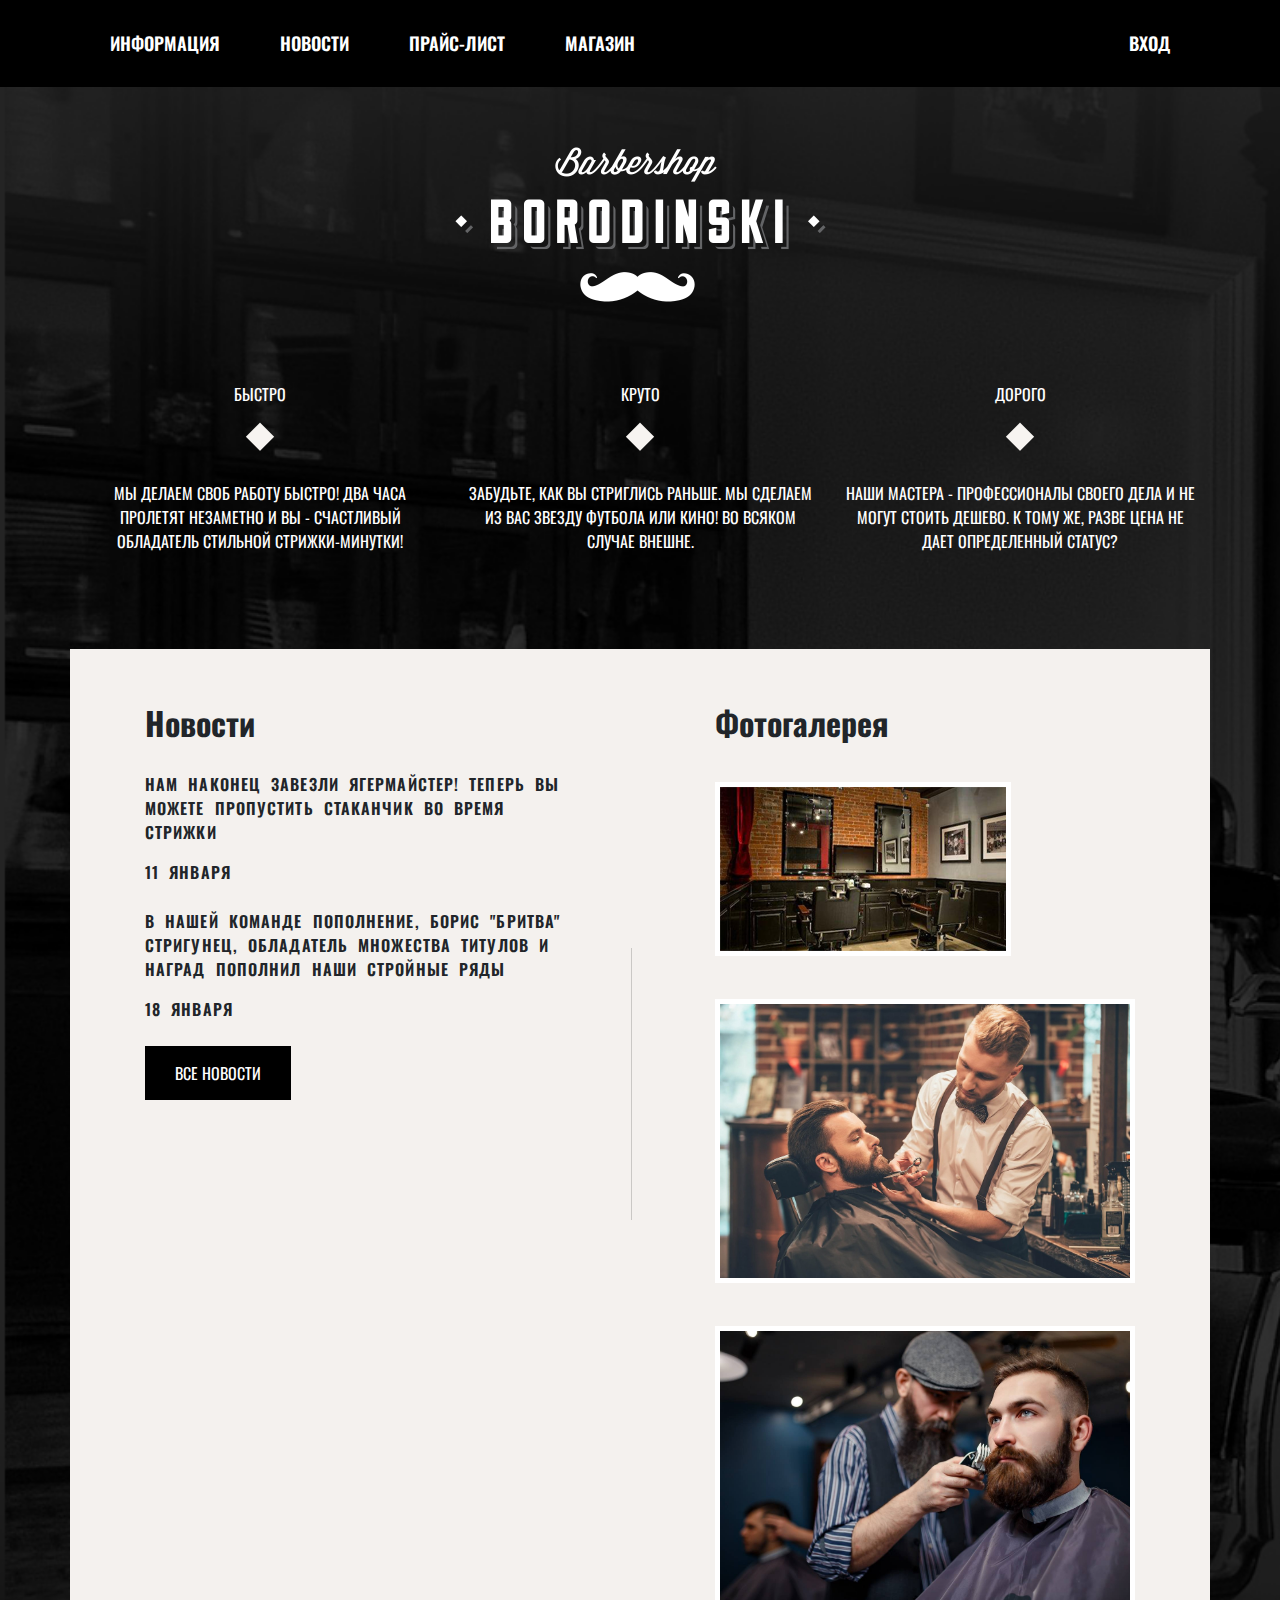
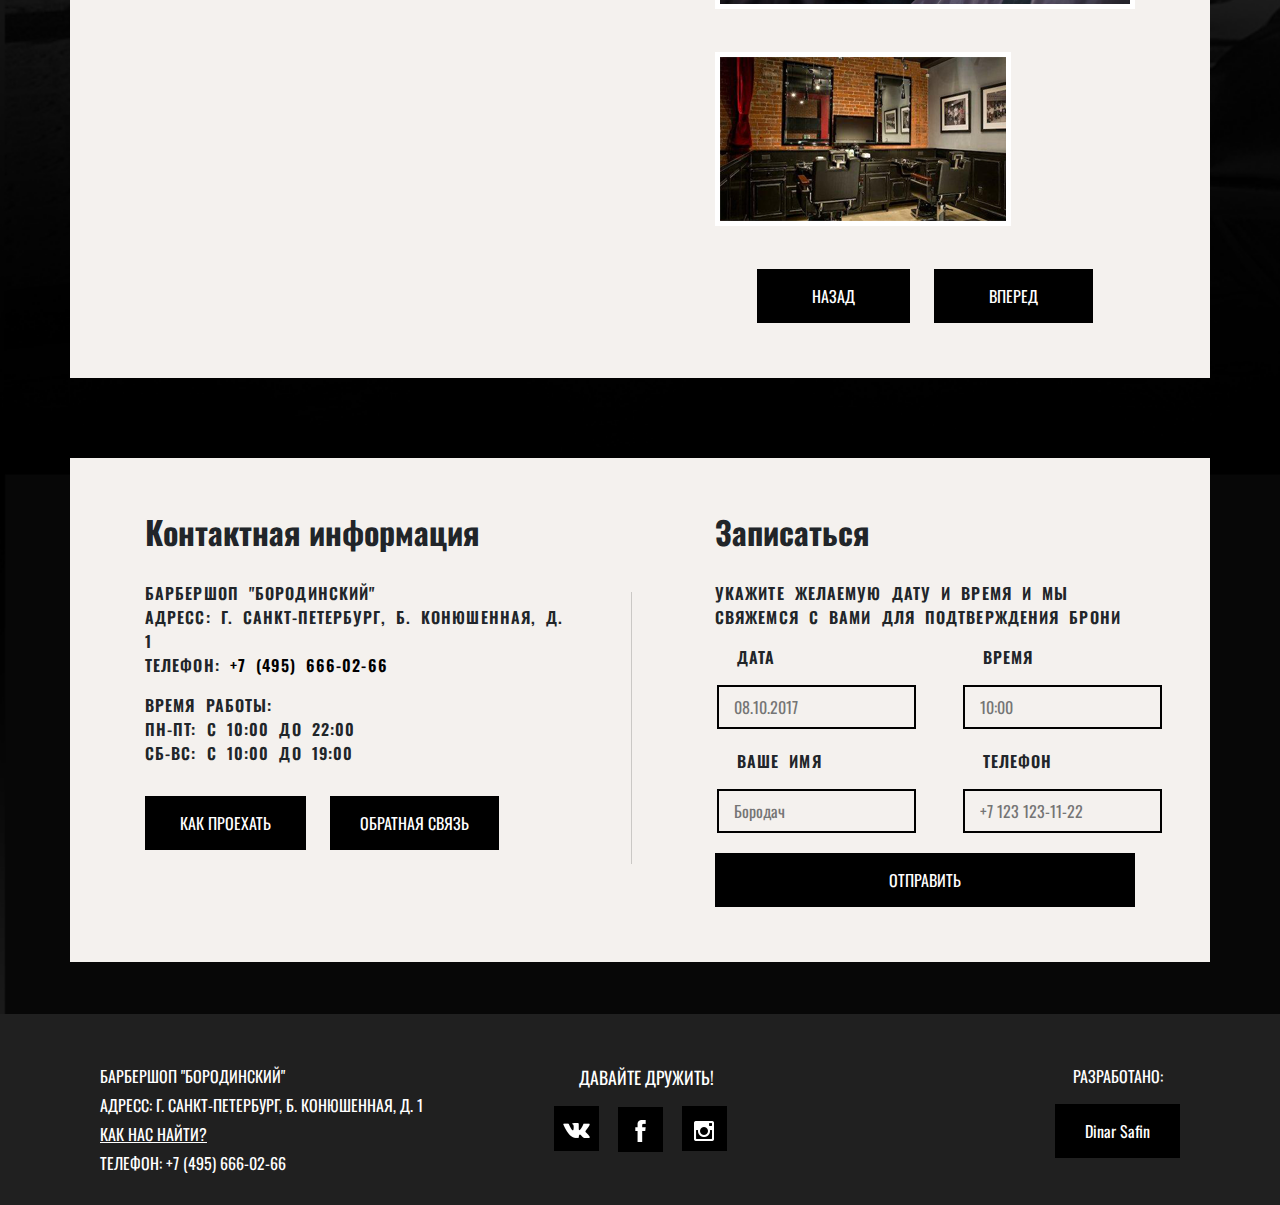
<file: index.html>
<!DOCTYPE html>
<html lang="ru">
<head>
	<meta charset="UTF-8">
	<meta name="viewport" content="width=device-width, initial-scale=1" />
	<title>Barbershop Borodinski</title>
	<link rel="icon" href="img/favicon.ico" type="image/x-icon">
	<link rel="stylesheet" href="https://stackpath.bootstrapcdn.com/bootstrap/4.4.1/css/bootstrap.min.css" integrity="sha384-Vkoo8x4CGsO3+Hhxv8T/Q5PaXtkKtu6ug5TOeNV6gBiFeWPGFN9MuhOf23Q9Ifjh" crossorigin="anonymous">
	<link href="https://fonts.googleapis.com/css?family=Oswald&display=swap" rel="stylesheet">
	<link rel="stylesheet" href="slider/assets/owl.carousel.css">
	<link rel="stylesheet" href="slider/assets/owl.theme.default.css">
	<link rel="stylesheet" href="css/style.css">
	<link rel="stylesheet" href="css/media.css">
</head>
<body>
	<div class="bg-header">
		<div class="container header-nav">
			<header class="d-flex menu-main">
				<nav class="main-navigation">
					<a href="info.html">Информация</a>
					<a href="news.html">Новости</a>
					<a href="price-list.html">Прайс-лист</a>
					<a href="shop.html">Магазин</a>
				</nav>
				<div class="login">
					<a href="#" onmousedown="loginOpen()">Вход</a>
				</div>
			</header>
		</div>
	</div>
	<div class="container main-info">
		<div class="row justify-content-center">
			<img class="logo" src="img/main-logo.png" alt="">
		</div>
		<div class="row">
			<div class="privilege col-md-4 col-sm-4">
				<p class="privilege__text">Быстро</p>
				<img src="img/icon-1.png" alt="">
				<p>Мы делаем своб работу быстро! Два часа пролетят незаметно и вы - счастливый обладатель стильной стрижки-минутки!</p>
			</div>
			<div class="privilege col-md-4 col-sm-4">
				<p class="privilege__text">Круто</p>
				<img src="img/icon-1.png" alt="">
				<p>Забудьте, как вы стриглись раньше. Мы сделаем из вас звезду футбола или кино! Во всяком случае внешне.</p>
			</div>
			<div class="privilege col-md-4 col-sm-4">
				<p class="privilege__text">Дорого</p>
				<img src="img/icon-1.png" alt="">
				<p>Наши мастера - профессионалы своего дела и не могут стоить дешево. К тому же, разве цена не дает определенный статус?</p>
			</div>
		</div>

		<div class="row main-content-block justify-content-center">
			<div class="main-content col-md-6">
				<h2>Новости</h2>
				<p>Нам наконец завезли ягермайстер! Теперь вы можете пропустить стаканчик во время стрижки</p>
				<p class="main-content__data">11 января</p>
				<p>В нашей команде пополнение, Борис "Бритва" Стригунец, обладатель множества титулов и наград пополнил наши стройные ряды</p>
				<p class="main-content__data">18 января</p>
				<a href="news.html"><button class="hover-btn">ВСЕ НОВОСТИ</button></a>
			</div>
			<div class="main-content col-md-6">
				<div class="main-content_wrap">
					<h2>Фотогалерея</h2>
					<div class="owl-carousel owl-loaded owl-theme">
						<div class="owl-stage-outer">
							<div class="owl-stage">
								<div class="owl-item">
									<img width="80%" src="img/photo-1.png" alt="">
								</div>
								<div class="owl-item">
									<img width="80%" src="img/photo-2.png" alt="">
								</div>
								<div class="owl-item">
									<img width="80%" src="img/photo-3.png" alt="">
								</div>
								<div class="owl-item">
									<img width="80%" src="img/photo-4.png" alt="">
								</div>
							</div>
						</div>
						<div class="owl-nav">
							<button class="prev hover-btn">НАЗАД</button>
							<button class="next hover-btn">ВПЕРЕД</button>
						</div>
					</div>
				</div>
			</div>
		</div>

		<div class="row main-content-block justify-content-center">
			<div class="main-content main-content-btn col-md-6">
				<h2>Контактная информация</h2>
				<p>Барбершоп "Бородинский"<br>Адресс: г. Санкт-Петербург, Б. Конюшенная, д. 1<br>Телефон: <a href="tel:71231231232">+7 (495) 666-02-66</a></p>
				<p>Время работы:<br>ПН-ПТ: С 10:00 до 22:00<br>СБ-ВС: с 10:00 до 19:00</p>
				<button onmousedown="mapOpen()" class="hover-btn">КАК ПРОЕХАТЬ</button>
				<button onmousedown="feedbackOpen()" class="hover-btn">ОБРАТНАЯ СВЯЗЬ</button>
			</div>
			<div class="main-content col-md-6">
				<div class="main-content_wrap">
					<h2>Записаться</h2>
					<p>Укажите желаемую дату и время и мы свяжемся с вами для подтверждения брони</p>
					<div class="main-content__form d-flex">
						<div class="main-content__form-inp col-md-6">
							<p>Дата</p>
							<input type="text" placeholder="08.10.2017" class="hover-input">
						</div>
						<div class="main-content__form-inp col-md-6">
							<p>Время</p>
							<input type="text" placeholder="10:00" class="hover-input">
						</div>
					</div>
					<div class="main-content__form d-flex">
						<div class="main-content__form-inp col-md-6">
							<p>Ваше имя</p>
						<input type="text" placeholder="Бородач" class="hover-input">
						</div>
						<div class="main-content__form-inp col-md-6">
							<p>Телефон</p>
						<input id="main-form" value="" type="text" placeholder="+7 123 123-11-22" class="hover-input">
						</div>
					</div>
					<button class="col-md-12 hover-btn btn-form" onmousedown="formMessage()">ОТПРАВИТЬ</button>
					<p id=formMessageFalse>Заполните все поля!</p>
					<p id=formMessage>Вы успешно записались :)</p>
				</div>
			</div>
		</div>
	</div>
	<footer>
		<div class="container d-flex justify-content-between">
			<div class="footer-info col-4">
				<p>Барбершоп "Бородинский"</p>
				<p>Адресс: г. Санкт-Петербург, Б. Конюшенная, д. 1</p>
				<p><a href="#" style="text-decoration: underline;">Как нас найти?</a></p>
				<p>Телефон: <a href="tel:71231231232">+7 (495) 666-02-66</a></p>
			</div>
			<div class="footer-social col-4">
				<p>Давайте дружить!</p>
				<div class="footer-social__btn">
					<button class="hover-btn"><a href="https://vk.com/tommy0561"><img src="img/vk.png" alt=""></a></button>
					<button class="hover-btn"><img src="img/facebook.png" alt=""></button>
					<button class="hover-btn"><img src="img/instagram.png" alt=""></button>
				</div>
			</div>
			<div class="footer-dev col-4">
				<p>Разработано:</p>
				<a href="https://vk.com/tommy0561" target="blank">
					<button class="hover-btn">Dinar Safin</button>
				</a>
			</div>
		</div>
	</footer>
	<!-- Карта -->
	<div class="main-map container" id=main-map>
		<div class="main-map__wrap">
			<div onmousedown="mapClose()">
				<span class="close1"></span>
				<span class="close2"></span>
			</div>
			<script type="text/javascript" charset="utf-8" src="https://api-maps.yandex.ru/services/constructor/1.0/js/?um=constructor%3A52f35ed92759d382c9b9aa1a0825c9f1d8407e477e57eef9d628277e2e54d9da&amp&width=100%&height=80vh&lang=ru_UA&sourceType=constructor"></script>
		</div>
	</div>
	<!-- Обратная связь -->
	<div class="container main-feedback" id="main-feedback">
		<div class="main-feedback__wrap col-lg-4 col-md-4 col-xs-5 col-sm-5 col-6">
			<div onmousedown="feedbackClose()">
				<span class="close3"></span>
				<span class="close4"></span>
			</div>
			<h2>Обратная связь</h2>
			<p>Ваше имя:</p>
			<input type="text" placeholder="Введите имя" id="form-name">
			<p>Ваше E-mail адресс:</p>
			<input type="text" placeholder="Введите E-mail" id="form-mail">
			<p>Темя сообщения:</p>
			<input type="text" placeholder="Введите имя">
			<p>Сообщение</p>
			<textarea cols="35" rows="5"></textarea><br>
			<button onmousedown="feedbackMessage()" class="hover-btn">Отправить</button>
			<p id="feedbackMessageError">Заполните все поля!</p>
			<p id="feedbackMessage">Ваше сообщение отправлено :)</p>
		</div>
	</div>
	<!-- Вход в личный кабинет -->
	<div class="form-login-wrap" id="form-ligin">
		<div class="form-login">
			<div class="form-login__close" onmousedown="loginClose()" id="form-login__close">
				<span class="close5"></span>
				<span class="close6"></span>
			</div>
			<h2>Личный кабинет</h2>
			<p>Введите пожалуйста свой логин и пароль</p>
			<div class="form-login__inpLog">
				<input type="text" placeholder="ЛОГИН" class="hover-input">
			</div>
			<div class="form-login__inpPass">
				<input type="text" placeholder="ПАРОЛЬ" class="hover-input">
			</div>
			<div class="form-login__text">
				<div class="form-login__text-checkbox">
					<input type="checkbox" class="login-checkbox" id="checkLogin">
					<label for="checkLogin" class="css-label">
						<p>Запомните меня</p>
					</label>	
				</div>
				<a href="#">Я ЗАБЫЛ ПАРОЛЬ!</a>
			</div>
			<button onmousedown="formLogin()">ВОЙТИ</button>
			<p id="formLogin">Просим прощения, но личный кабинет еще в разработке :)</p>
		</div>
	</div>
	<!-- Меню для мобилки -->
	<div id="burger-menu" onmousedown="openMobMenu()">
		<div></div>
		<div></div>
		<div></div>
	</div>
	<div class="mob-menu" id="mob-menu">
		<div class="mob-menu-close" onmousedown="closeMobMenu()">
			<span class="close-mob-menu1"></span>
			<span class="close-mob-menu2"></span>
		</div>
		<nav class="mob-navigation">
			<a href="info.html">Информация</a>
			<a href="news.html">Новости</a>
			<a href="price-list.html">Прайс-лист</a>
			<a href="shop.html">Магазин</a>
		</nav>
		<div class="login">
			<a href="#" onmousedown="loginOpen()">Вход в личный кабинет</a>
		</div>
	</div>
	<script src="https://code.jquery.com/jquery-3.4.1.slim.min.js" integrity="sha384-J6qa4849blE2+poT4WnyKhv5vZF5SrPo0iEjwBvKU7imGFAV0wwj1yYfoRSJoZ+n" crossorigin="anonymous"></script>
	<script src="https://cdn.jsdelivr.net/npm/popper.js@1.16.0/dist/umd/popper.min.js" integrity="sha384-Q6E9RHvbIyZFJoft+2mJbHaEWldlvI9IOYy5n3zV9zzTtmI3UksdQRVvoxMfooAo" crossorigin="anonymous"></script>
	<script src="https://stackpath.bootstrapcdn.com/bootstrap/4.4.1/js/bootstrap.min.js" integrity="sha384-wfSDF2E50Y2D1uUdj0O3uMBJnjuUD4Ih7YwaYd1iqfktj0Uod8GCExl3Og8ifwB6" crossorigin="anonymous"></script>
	<script src="slider/owl.carousel.min.js"></script>
	<script src="js/script.js"></script>
</body>
</html>
</file>
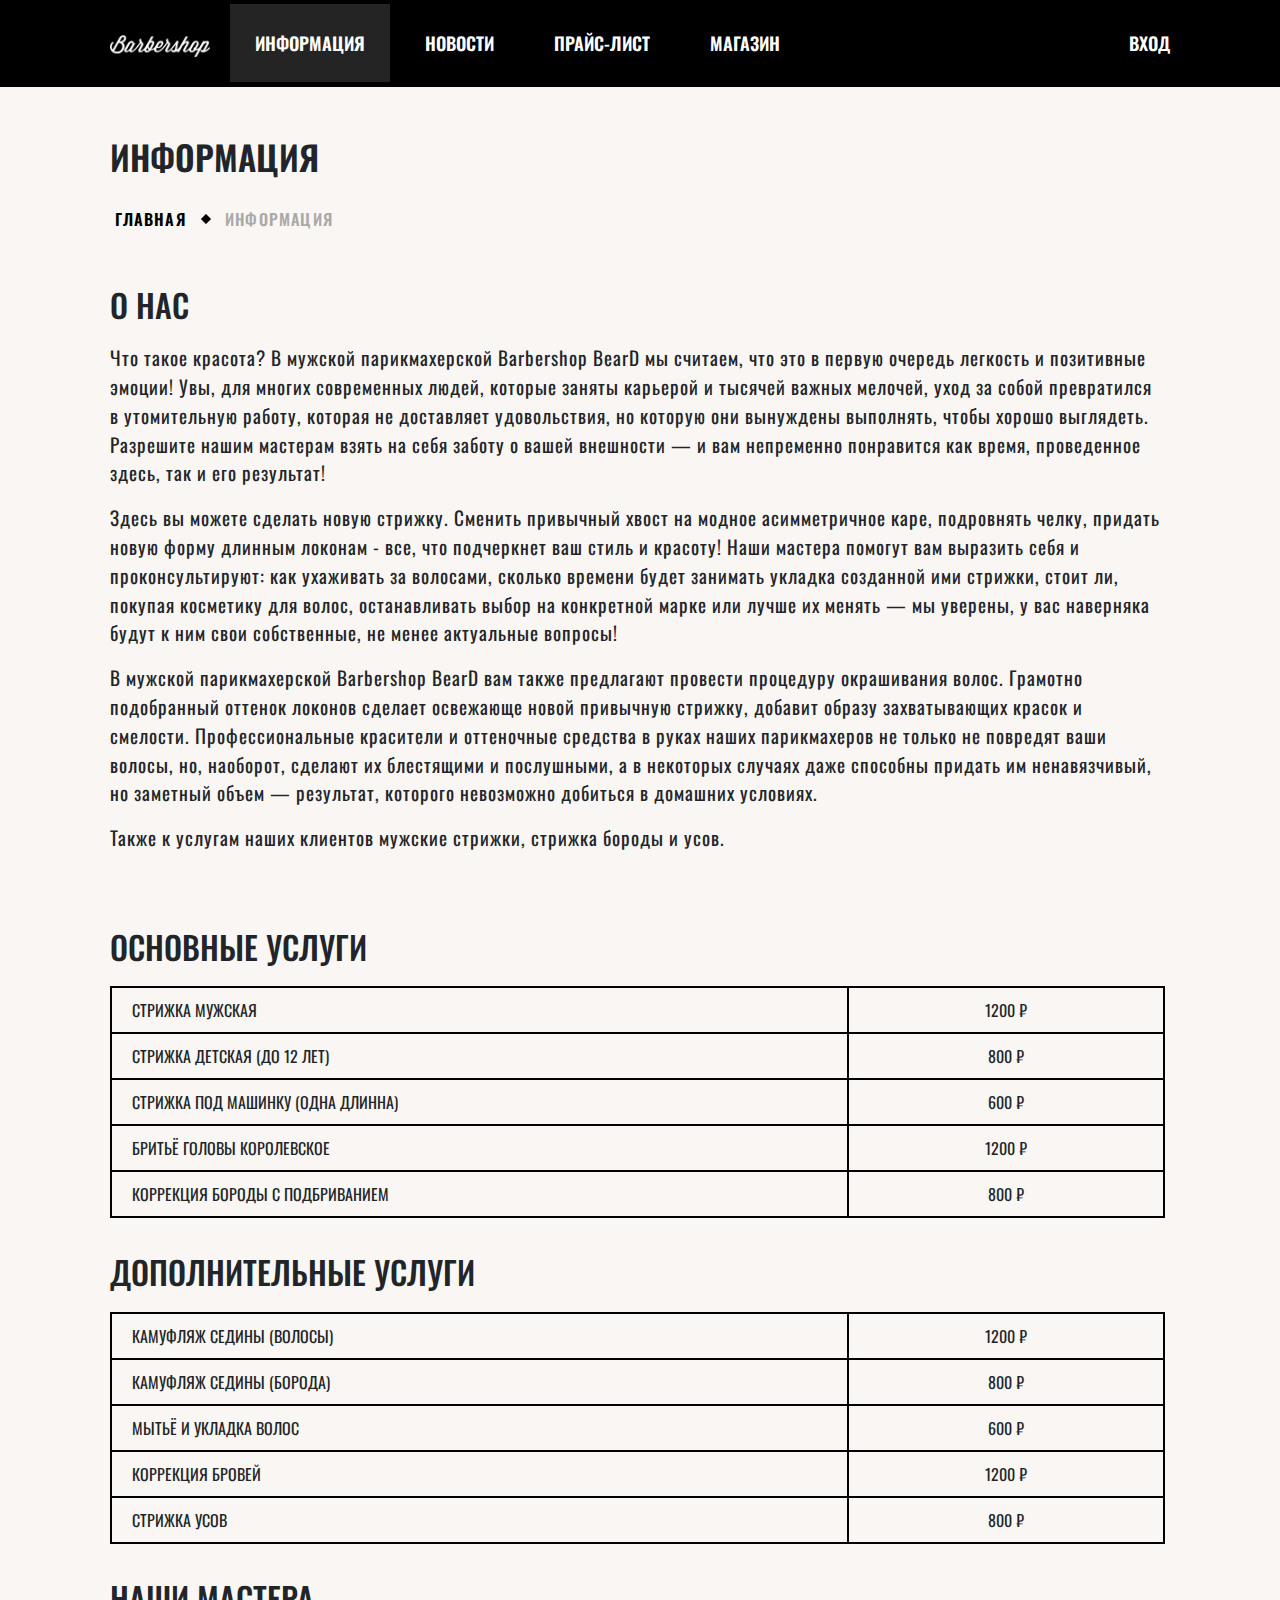
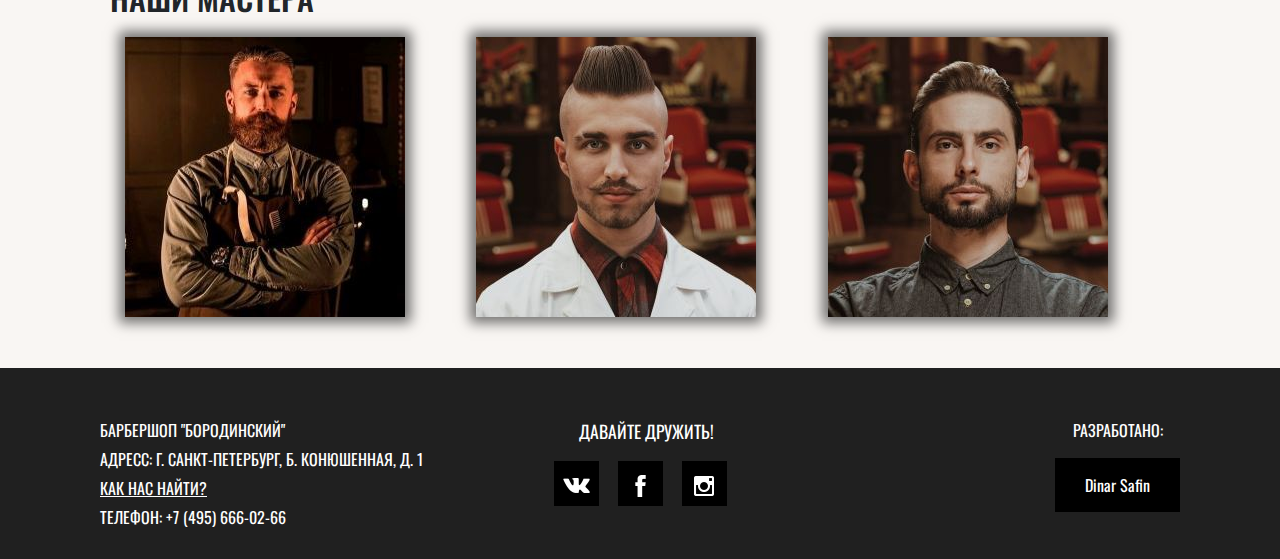
<file: info.html>
<!DOCTYPE html>
<html lang="ru">
<head>
	<meta charset="UTF-8">
	<meta name="viewport" content="width=device-width, initial-scale=1" />
	<title>Информация | О нас</title>
	<link rel="icon" href="img/favicon.ico" type="image/x-icon">
	<link rel="stylesheet" href="https://stackpath.bootstrapcdn.com/bootstrap/4.4.1/css/bootstrap.min.css" integrity="sha384-Vkoo8x4CGsO3+Hhxv8T/Q5PaXtkKtu6ug5TOeNV6gBiFeWPGFN9MuhOf23Q9Ifjh" crossorigin="anonymous">
	<link href="https://fonts.googleapis.com/css?family=Oswald&display=swap" rel="stylesheet">
	<link rel="stylesheet" href="slider/assets/owl.carousel.css">
	<link rel="stylesheet" href="slider/assets/owl.theme.default.css">
	<link rel="stylesheet" href="css/style.css">
	<link rel="stylesheet" href="css/media.css">
</head>
<body>
	<div class="page-bg">
		<div class="bg-header">
			<div class="container header-nav header-s-logo">
				<header class="d-flex">
					<nav class="main-navigation">
						<a class="header-logo" href="index.html"><img src="img/header-logo.png" alt=""></a>
						<a href="info.html" class="active-menu">Информация</a>
						<a href="news.html">Новости</a>
						<a href="price-list.html">Прайс-лист</a>
						<a href="shop.html">Магазин</a>
					</nav>
					<div class="login">
						<a href="#" onmousedown="loginOpen()">Вход</a>
					</div>
				</header>
			</div>
		</div>
		<div class="container shop-main-container">
			<div class="shop-content">
				<!-- Хлебные крошки -->
				<div class="shop-content__header">
					<h1>Информация</h1>
					<nav class="header-navigation">
						<ol>
							<li class="header-navigation__item ol-disabled"><a href="index.html">Главная</a></li>
							<li class="header-navigation__item active" aria-current="page">Информация</li>
						</ol>
					</nav>
				</div>
				<div class="information">
				<h2>О нас</h2>
				<p>Что такое красота? В мужской парикмахерской Barbershop BearD мы считаем, что это в первую очередь легкость и позитивные эмоции! Увы, для многих современных людей, которые заняты карьерой и тысячей важных мелочей, уход за собой превратился в утомительную работу, которая не доставляет удовольствия, но которую они вынуждены выполнять, чтобы хорошо выглядеть. Разрешите нашим мастерам взять на себя заботу о вашей внешности — и вам непременно понравится как время, проведенное здесь, так и его результат!</p>
				<p>	Здесь вы можете сделать новую стрижку. Сменить привычный хвост на модное асимметричное каре, подровнять челку, придать новую форму длинным локонам - все, что подчеркнет ваш стиль и красоту! Наши мастера помогут вам выразить себя и проконсультируют: как ухаживать за волосами, сколько времени будет занимать укладка созданной ими стрижки, стоит ли, покупая косметику для волос, останавливать выбор на конкретной марке или лучше их менять — мы уверены, у вас наверняка будут к ним свои собственные, не менее актуальные вопросы!</p>
				<p>В мужской парикмахерской Barbershop BearD вам также предлагают провести процедуру окрашивания волос. Грамотно подобранный оттенок локонов сделает освежающе новой привычную стрижку, добавит образу захватывающих красок и смелости. Профессиональные красители и оттеночные средства в руках наших парикмахеров не только не повредят ваши волосы, но, наоборот, сделают их блестящими и послушными, а в некоторых случаях даже способны придать им ненавязчивый, но заметный объем — результат, которого невозможно добиться в домашних условиях.</p>
				<p>Также к услугам наших клиентов мужские стрижки, стрижка бороды и усов.</p>
				<br>
				<div class="owl-carousel owl-theme">
				    <div class="item">
						<img src="img/slide-1.jpg" alt="">
				    </div>
				    <div class="item">
						<img src="img/slide-2.jpg" alt="">
				    </div>
				    <div class="item">
						<img src="img/slide-3.jpg" alt="">
				    </div>
				    <div class="item">
						<img src="img/slide-4.jpg" alt="">
				    </div>
				    <div class="item">
						<img src="img/slide-5.jpg" alt="">
				    </div>
				</div>
				<h2>Основные услуги</h2>			
				<div class="info-price">
					<table>
						<tbody>
							<tr>
								<td>СТРИЖКА МУЖСКАЯ</td>
								<td>1200 ₽</td>
							</tr>
							<tr>
								<td>СТРИЖКА ДЕТСКАЯ (ДО 12 ЛЕТ)</td>
								<td>800 ₽</td>
							</tr>
							<tr>
								<td>СТРИЖКА ПОД МАШИНКУ (ОДНА ДЛИННА)</td>
								<td>600 ₽</td>
							</tr>
							<tr>
								<td>БРИТЬЁ ГОЛОВЫ КОРОЛЕВСКОЕ</td>
								<td>1200 ₽</td>
							</tr>
							<tr>
								<td>КОРРЕКЦИЯ БОРОДЫ С ПОДБРИВАНИЕМ</td>
								<td>800 ₽</td>
							</tr>
						</tbody>
					</table>
					<h2>Дополнительные услуги</h2>			
					<div class="info-price">
						<table>
							<tbody>
								<tr>
									<td>КАМУФЛЯЖ СЕДИНЫ (ВОЛОСЫ)</td>
									<td>1200 ₽</td>
								</tr>
								<tr>
									<td>КАМУФЛЯЖ СЕДИНЫ (БОРОДА)</td>
									<td>800 ₽</td>
								</tr>
								<tr>
									<td>МЫТЬЁ И УКЛАДКА ВОЛОС</td>
									<td>600 ₽</td>
								</tr>
								<tr>
									<td>КОРРЕКЦИЯ БРОВЕЙ</td>
									<td>1200 ₽</td>
								</tr>
								<tr>
									<td>СТРИЖКА УСОВ</td>
									<td>800 ₽</td>
								</tr>
							</tbody>
						</table>
					</div>
					<h2>Наши мастера</h2>
					<div class="info-people d-flex">
						<div class="col-lg-4 col-md-3">
							<img class="img-fluid" src="img/barber-1.jpg" alt="">
						</div>
						<div class="col-lg-4 col-md-3">
							<img class="img-fluid" src="img/barber-2.jpg" alt="">
						</div>
						<div class="col-lg-4 col-md-3">
							<img class="img-fluid" src="img/barber-3.jpg" alt="">
						</div>
					</div>
					</div>
				</div>
			</div>
		</div>
	<footer>
		<div class="container d-flex justify-content-between">
			<div class="footer-info col-4">
				<p>Барбершоп "Бородинский"</p>
				<p>Адресс: г. Санкт-Петербург, Б. Конюшенная, д. 1</p>
				<p><a href="#" style="text-decoration: underline;">Как нас найти?</a></p>
				<p>Телефон: <a href="tel:71231231232">+7 (495) 666-02-66</a></p>
			</div>
			<div class="footer-social col-4">
				<p>Давайте дружить!</p>
				<div class="footer-social__btn">
					<button class="hover-btn"><a href="https://vk.com/tommy0561"><img src="img/vk.png" alt=""></a></button>
					<button class="hover-btn"><img src="img/facebook.png" alt=""></button>
					<button class="hover-btn"><img src="img/instagram.png" alt=""></button>
				</div>
			</div>
			<div class="footer-dev col-4">
				<p>Разработано:</p>
				<a href="https://vk.com/tommy0561" target="blank">
					<button class="hover-btn">Dinar Safin</button>
				</a>
			</div>
		</div>
	</footer>
	</div>
	<!-- Вход в личный кабинет -->
	<div class="form-login-wrap" id="form-ligin">
		<div class="form-login">
			<div class="form-login__close" onmousedown="loginClose()" id="form-login__close">
				<span class="close5"></span>
				<span class="close6"></span>
			</div>
			<h2>Личный кабинет</h2>
			<p>Введите пожалуйста свой логин и пароль</p>
			<div class="form-login__inpLog">
				<input type="text" placeholder="ЛОГИН" class="hover-input">
			</div>
			<div class="form-login__inpPass">
				<input type="text" placeholder="ПАРОЛЬ" class="hover-input">
			</div>
			<div class="form-login__text">
				<div class="form-login__text-checkbox">
					<input type="checkbox" class="login-checkbox" id="checkLogin">
					<label for="checkLogin" class="css-label">
						<p>Запомните меня</p>
					</label>	
				</div>
				<a href="#">Я ЗАБЫЛ ПАРОЛЬ!</a>
			</div>
			<button>ВОЙТИ</button>
		</div>
	</div>
	<!-- Меню для мобилки -->
	<div id="burger-menu" onmousedown="openMobMenu()">
		<div></div>
		<div></div>
		<div></div>
	</div>
	<div class="mob-menu" id="mob-menu">
		<div class="mob-menu-close" onmousedown="closeMobMenu()">
			<span class="close-mob-menu1"></span>
			<span class="close-mob-menu2"></span>
		</div>
		<nav class="mob-navigation">
			<a href="index.html">Главная</a>
			<a href="info.html">Информация</a>
			<a href="news.html">Новости</a>
			<a href="price-list.html">Прайс-лист</a>
			<a href="shop.html">Магазин</a>
		</nav>
		<div class="login">
			<a href="#" onmousedown="loginOpen()">Вход в личный кабинет</a>
		</div>
	</div>
	<script src="https://code.jquery.com/jquery-3.4.1.slim.min.js" integrity="sha384-J6qa4849blE2+poT4WnyKhv5vZF5SrPo0iEjwBvKU7imGFAV0wwj1yYfoRSJoZ+n" crossorigin="anonymous"></script>
	<script src="https://cdn.jsdelivr.net/npm/popper.js@1.16.0/dist/umd/popper.min.js" integrity="sha384-Q6E9RHvbIyZFJoft+2mJbHaEWldlvI9IOYy5n3zV9zzTtmI3UksdQRVvoxMfooAo" crossorigin="anonymous"></script>
	<script src="https://stackpath.bootstrapcdn.com/bootstrap/4.4.1/js/bootstrap.min.js" integrity="sha384-wfSDF2E50Y2D1uUdj0O3uMBJnjuUD4Ih7YwaYd1iqfktj0Uod8GCExl3Og8ifwB6" crossorigin="anonymous"></script>
	<script src="slider/owl.carousel.min.js"></script>
	<script src="js/script.js"></script>
</body>
</html>
</file>
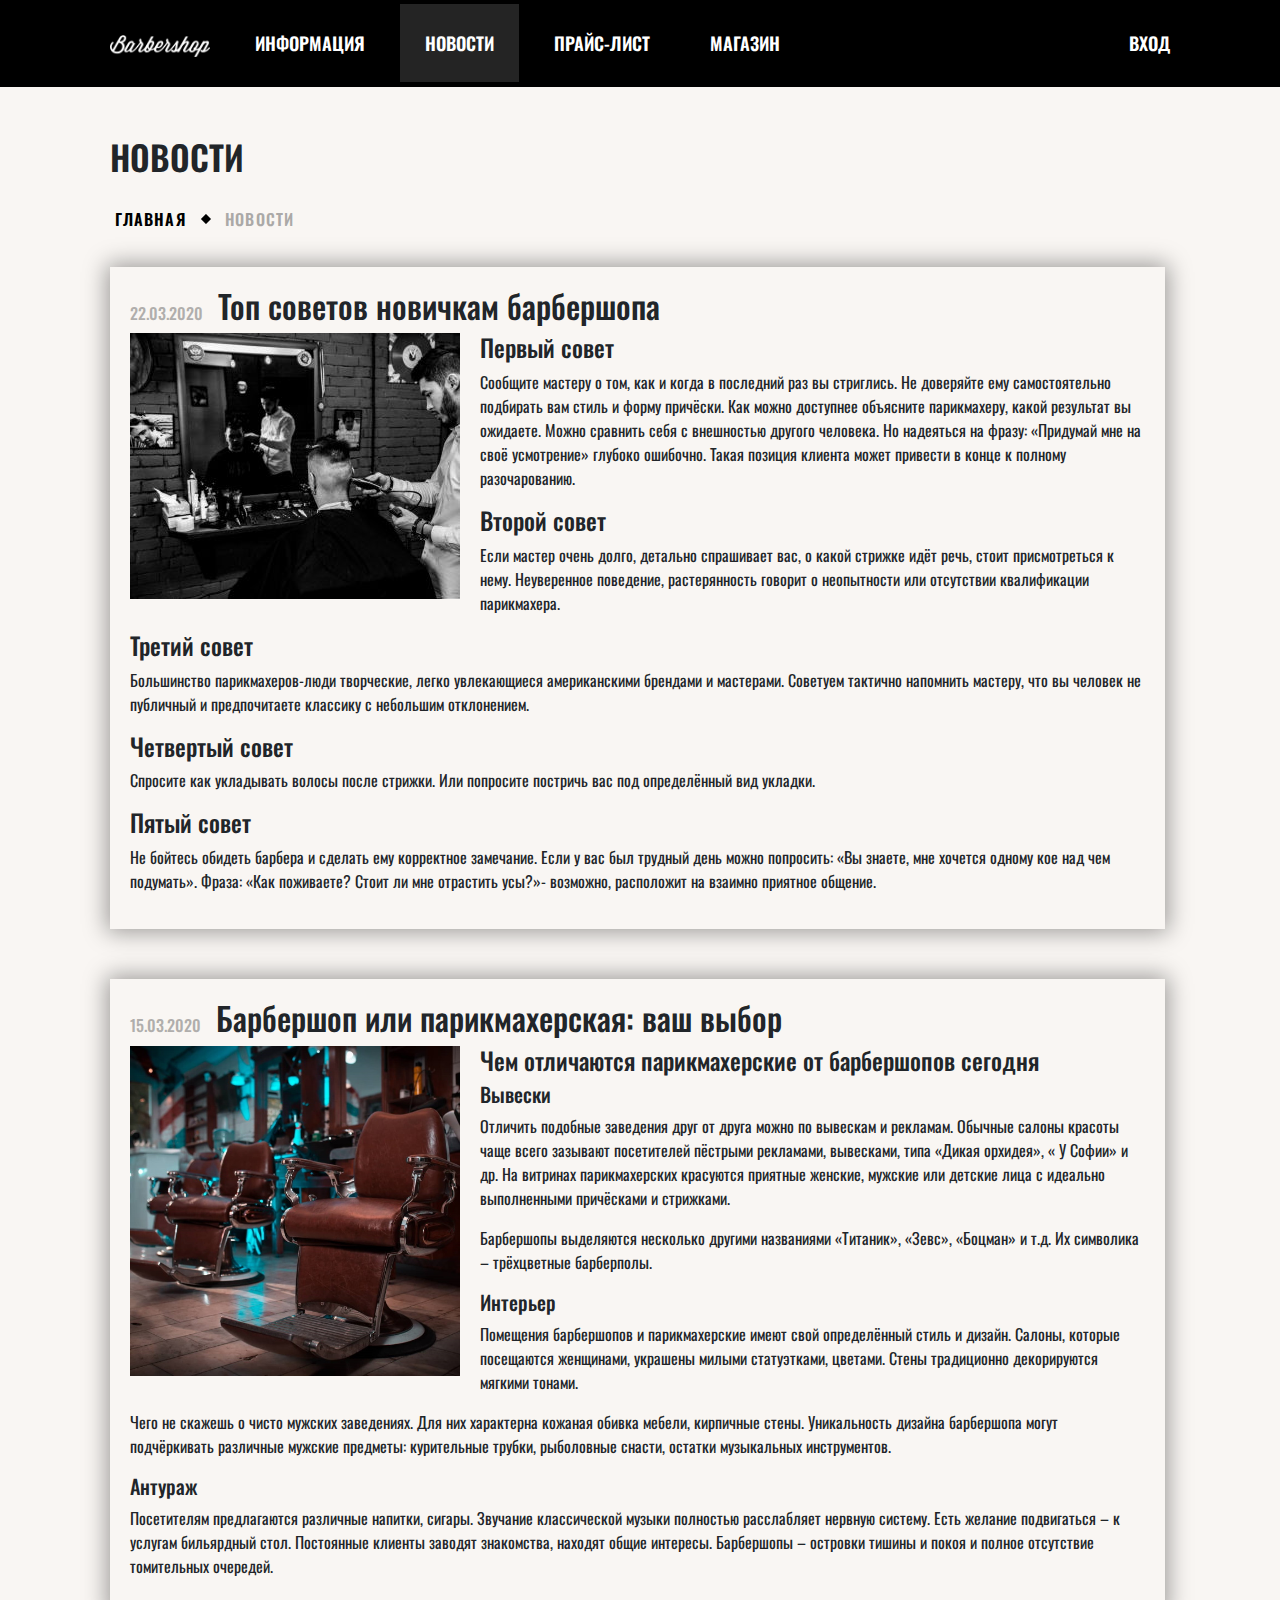
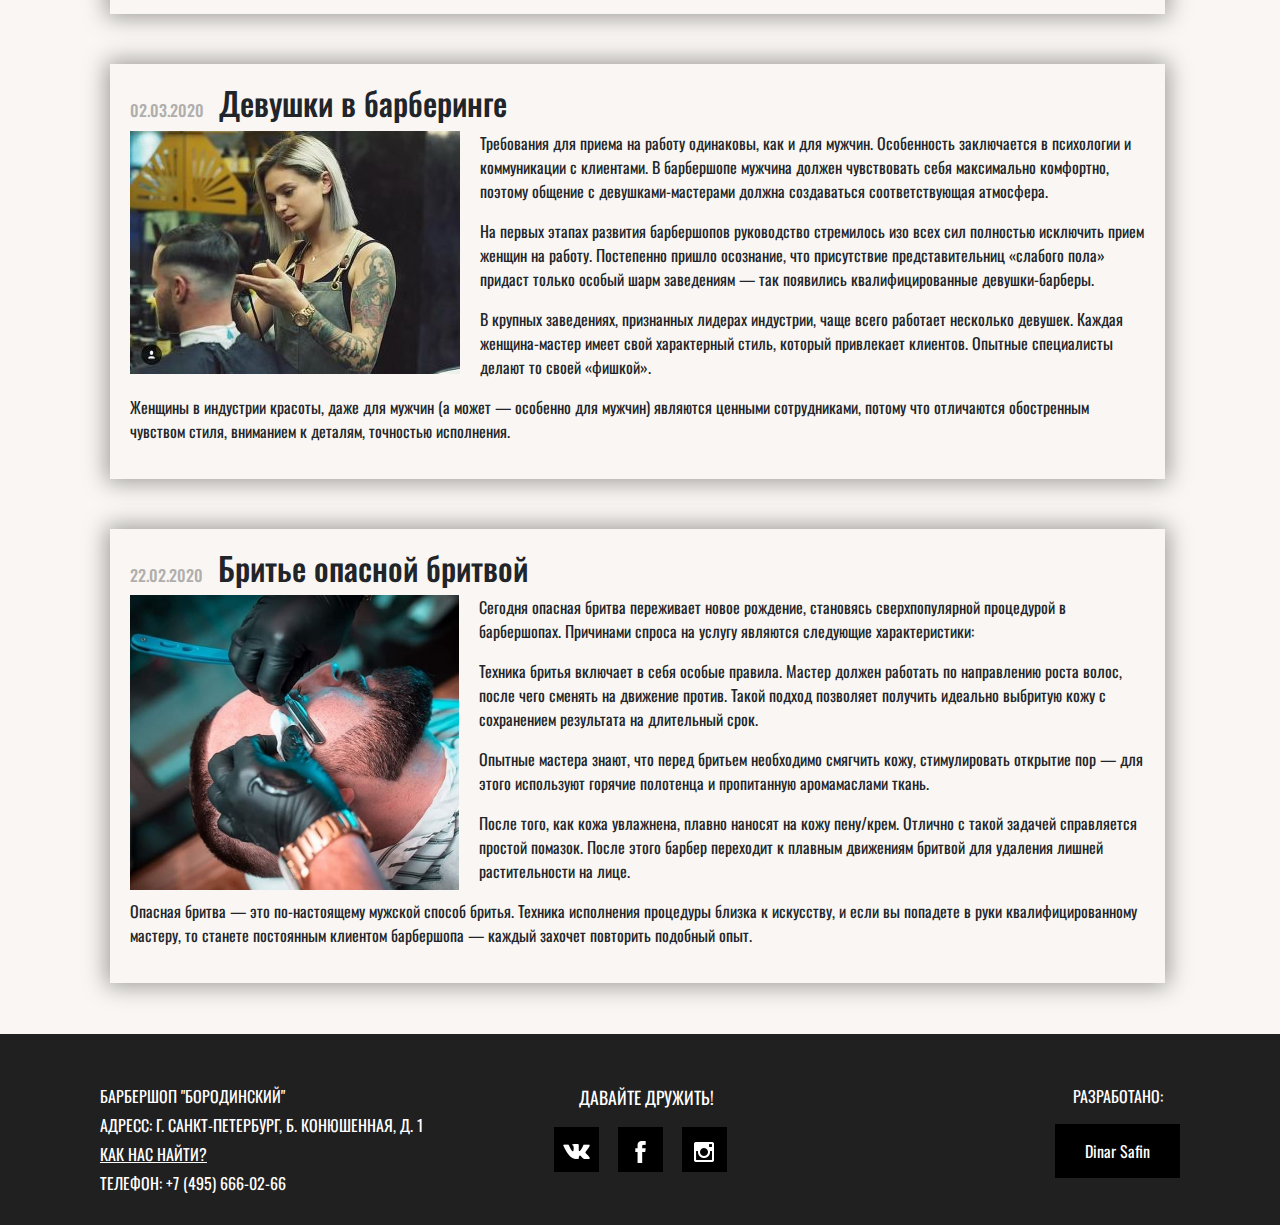
<file: news.html>
<!DOCTYPE html>
<html lang="ru">
<head>
	<meta charset="UTF-8">
	<meta name="viewport" content="width=device-width, initial-scale=1" />
	<title>Новости</title>
	<link rel="icon" href="img/favicon.ico" type="image/x-icon">
	<link rel="stylesheet" href="https://stackpath.bootstrapcdn.com/bootstrap/4.4.1/css/bootstrap.min.css" integrity="sha384-Vkoo8x4CGsO3+Hhxv8T/Q5PaXtkKtu6ug5TOeNV6gBiFeWPGFN9MuhOf23Q9Ifjh" crossorigin="anonymous">
	<link href="https://fonts.googleapis.com/css?family=Oswald&display=swap" rel="stylesheet">
	<link rel="stylesheet" href="slider/assets/owl.carousel.css">
	<link rel="stylesheet" href="slider/assets/owl.theme.default.css">
	<link rel="stylesheet" href="css/style.css">
	<link rel="stylesheet" href="css/media.css">
</head>
<body>
	<div class="page-bg">
		<div class="bg-header">
			<div class="container header-nav header-s-logo">
				<header class="d-flex">
					<nav class="main-navigation">
						<a class="header-logo" href="index.html"><img src="img/header-logo.png" alt=""></a>
						<a href="info.html">Информация</a>
						<a href="news.html" class="active-menu">Новости</a>
						<a href="price-list.html">Прайс-лист</a>
						<a href="shop.html">Магазин</a>
					</nav>
					<div class="login">
						<a href="#" onmousedown="loginOpen()">Вход</a>
					</div>
				</header>
			</div>
		</div>

		<div class="container shop-main-container">
			<div class="shop-content">
				<!-- Хлебные крошки -->
				<div class="shop-content__header">
					<h1>Новости</h1>
					<nav class="header-navigation">
						<ol>
							<li class="header-navigation__item ol-disabled"><a href="index.html">Главная</a></li>
							<li class="header-navigation__item active" aria-current="page">Новости</li>
						</ol>
					</nav>
				</div>
			</div>
			<div class="news">
				<div class="news__item">
					<h2><span>22.03.2020</span>Топ советов новичкам барбершопа</h2>
					<img src="img/news-1.jpg" alt="">
						<h4>Первый совет</h4>
						<p>Сообщите мастеру о том, как и когда в последний раз вы стриглись. Не доверяйте ему самостоятельно подбирать вам стиль и форму причёски. Как можно доступнее объясните парикмахеру, какой результат вы ожидаете. Можно сравнить себя с внешностью другого человека. Но надеяться на фразу: «Придумай мне на своё усмотрение» глубоко ошибочно. Такая позиция клиента может привести в конце к полному разочарованию.</p>
						<h4>Второй совет</h4>
						<p>Если мастер очень долго, детально спрашивает вас, о какой стрижке идёт речь, стоит присмотреться к нему. Неуверенное поведение, растерянность говорит о неопытности или отсутствии квалификации парикмахера.</p>
						<h4>Третий совет</h4>
						<p>Большинство парикмахеров-люди творческие, легко увлекающиеся американскими брендами и мастерами. Советуем тактично напомнить мастеру, что вы человек не публичный и предпочитаете классику с небольшим отклонением.</p>
						<h4>Четвертый совет</h4>
						<p>Спросите как укладывать волосы после стрижки. Или попросите постричь вас под определённый вид укладки.</p>
						<h4>Пятый совет</h4>
						<p>Не бойтесь обидеть барбера и сделать ему корректное замечание. Если у вас был трудный день можно попросить: «Вы знаете, мне хочется одному кое над чем подумать». Фраза: «Как поживаете? Стоит ли мне отрастить усы?»- возможно, расположит на взаимно приятное общение.</p>
				</div>
				<div class="news__item">
					<h2><span>15.03.2020</span>Барбершоп или парикмахерская: ваш выбор</h2>
					<img src="img/news-2.jpg" alt="">
						<h4>Чем отличаются парикмахерские от барбершопов сегодня</h4>
						<h5>Вывески</h5>
						<p>Отличить подобные заведения друг от друга можно по вывескам и рекламам. Обычные салоны красоты чаще всего зазывают посетителей пёстрыми рекламами, вывесками, типа «Дикая орхидея», « У Софии» и др. На витринах парикмахерских красуются приятные женские, мужские или детские лица с идеально выполненными причёсками и стрижками.</p>
						<p>Барбершопы выделяются несколько другими названиями «Титаник», «Зевс», «Боцман» и т.д. Их символика – трёхцветные барберполы.</p>
						<h5>Интерьер</h5>
						<p>Помещения барбершопов и парикмахерские имеют свой определённый стиль и дизайн. Салоны, которые посещаются женщинами, украшены милыми статуэтками, цветами. Стены традиционно декорируются мягкими тонами.</p>
						<p>Чего не скажешь о чисто мужских заведениях. Для них характерна кожаная обивка мебели, кирпичные стены. Уникальность дизайна барбершопа могут подчёркивать различные мужские предметы: курительные трубки, рыболовные снасти, остатки музыкальных инструментов.</p>
						<h5>Антураж</h5>
						<p>Посетителям предлагаются различные напитки, сигары. Звучание классической музыки полностью расслабляет нервную систему. Есть желание подвигаться – к услугам бильярдный стол. Постоянные клиенты заводят знакомства, находят общие интересы. Барбершопы – островки тишины и покоя и полное отсутствие томительных очередей.</p>
				</div>
				<div class="news__item">
					<h2><span>02.03.2020</span>Девушки в барберинге</h2>
					<img src="img/news-3.jpg" alt="">
						<p>Требования для приема на работу одинаковы, как и для мужчин. Особенность заключается в психологии и коммуникации с клиентами. В барбершопе мужчина должен чувствовать себя максимально комфортно, поэтому общение с девушками-мастерами должна создаваться соответствующая атмосфера.</p>
						<p>На первых этапах развития барбершопов руководство стремилось изо всех сил полностью исключить прием женщин на работу. Постепенно пришло осознание, что присутствие представительниц «слабого пола» придаст только особый шарм заведениям — так появились квалифицированные девушки-барберы.</p>
						<p>В крупных заведениях, признанных лидерах индустрии, чаще всего работает несколько девушек. Каждая женщина-мастер имеет свой характерный стиль, который привлекает клиентов. Опытные специалисты делают то своей «фишкой».</p>
						<p>Женщины в индустрии красоты, даже для мужчин (а может — особенно для мужчин) являются ценными сотрудниками, потому что отличаются обостренным чувством стиля, вниманием к деталям, точностью исполнения.</p>
				</div>
				<div class="news__item">
					<h2><span>22.02.2020</span>Бритье опасной бритвой</h2>
					<img src="img/news-4.jpg" alt="">
						<p>Сегодня опасная бритва переживает новое рождение, становясь сверхпопулярной процедурой в барбершопах. Причинами спроса на услугу являются следующие характеристики:</p>
						<p>Техника бритья включает в себя особые правила. Мастер должен работать по направлению роста волос, после чего сменять на движение против. Такой подход позволяет получить идеально выбритую кожу с сохранением результата на длительный срок.</p>
						<p>Опытные мастера знают, что перед бритьем необходимо смягчить кожу, стимулировать открытие пор — для этого используют горячие полотенца и пропитанную аромамаслами ткань.</p>
						<p>После того, как кожа увлажнена, плавно наносят на кожу пену/крем. Отлично с такой задачей справляется простой помазок. После этого барбер переходит к плавным движениям бритвой для удаления лишней растительности на лице.</p>
						<p>Опасная бритва — это по-настоящему мужской способ бритья. Техника исполнения процедуры близка к искусству, и если вы попадете в руки квалифицированному мастеру, то станете постоянным клиентом барбершопа — каждый захочет повторить подобный опыт.</p>
				</div>
			</div>
		</div>
	<footer>
		<div class="container d-flex justify-content-between">
			<div class="footer-info col-4">
				<p>Барбершоп "Бородинский"</p>
				<p>Адресс: г. Санкт-Петербург, Б. Конюшенная, д. 1</p>
				<p><a href="#" style="text-decoration: underline;">Как нас найти?</a></p>
				<p>Телефон: <a href="tel:71231231232">+7 (495) 666-02-66</a></p>
			</div>
			<div class="footer-social col-4">
				<p>Давайте дружить!</p>
				<div class="footer-social__btn">
					<button class="hover-btn"><a href="https://vk.com/tommy0561"><img src="img/vk.png" alt=""></a></button>
					<button class="hover-btn"><img src="img/facebook.png" alt=""></button>
					<button class="hover-btn"><img src="img/instagram.png" alt=""></button>
				</div>
			</div>
			<div class="footer-dev col-4">
				<p>Разработано:</p>
				<a href="https://vk.com/tommy0561" target="blank">
					<button class="hover-btn">Dinar Safin</button>
				</a>
			</div>
		</div>
	</footer>
	<!-- Вход в личный кабинет -->
	<div class="form-login-wrap" id="form-ligin">
		<div class="form-login">
			<div class="form-login__close" onmousedown="loginClose()" id="form-login__close">
				<span class="close5"></span>
				<span class="close6"></span>
			</div>
			<h2>Личный кабинет</h2>
			<p>Введите пожалуйста свой логин и пароль</p>
			<div class="form-login__inpLog">
				<input type="text" placeholder="ЛОГИН" class="hover-input">
			</div>
			<div class="form-login__inpPass">
				<input type="text" placeholder="ПАРОЛЬ" class="hover-input">
			</div>
			<div class="form-login__text">
				<div class="form-login__text-checkbox">
					<input type="checkbox" class="login-checkbox" id="checkLogin">
					<label for="checkLogin" class="css-label">
						<p>Запомните меня</p>
					</label>	
				</div>
				<a href="#">Я ЗАБЫЛ ПАРОЛЬ!</a>
			</div>
			<button>ВОЙТИ</button>
		</div>
	</div>
	</div>
	<!-- Меню для мобилки -->
	<div id="burger-menu" onmousedown="openMobMenu()">
		<div></div>
		<div></div>
		<div></div>
	</div>
	<div class="mob-menu" id="mob-menu">
		<div class="mob-menu-close" onmousedown="closeMobMenu()">
			<span class="close-mob-menu1"></span>
			<span class="close-mob-menu2"></span>
		</div>
		<nav class="mob-navigation">
			<a href="index.html">Главная</a>
			<a href="info.html">Информация</a>
			<a href="news.html">Новости</a>
			<a href="price-list.html">Прайс-лист</a>
			<a href="shop.html">Магазин</a>
		</nav>
		<div class="login">
			<a href="#" onmousedown="loginOpen()">Вход в личный кабинет</a>
		</div>
	</div>
	<script src="https://code.jquery.com/jquery-3.4.1.slim.min.js" integrity="sha384-J6qa4849blE2+poT4WnyKhv5vZF5SrPo0iEjwBvKU7imGFAV0wwj1yYfoRSJoZ+n" crossorigin="anonymous"></script>
	<script src="https://cdn.jsdelivr.net/npm/popper.js@1.16.0/dist/umd/popper.min.js" integrity="sha384-Q6E9RHvbIyZFJoft+2mJbHaEWldlvI9IOYy5n3zV9zzTtmI3UksdQRVvoxMfooAo" crossorigin="anonymous"></script>
	<script src="https://stackpath.bootstrapcdn.com/bootstrap/4.4.1/js/bootstrap.min.js" integrity="sha384-wfSDF2E50Y2D1uUdj0O3uMBJnjuUD4Ih7YwaYd1iqfktj0Uod8GCExl3Og8ifwB6" crossorigin="anonymous"></script>
	<script src="slider/owl.carousel.min.js"></script>
	<script src="js/script.js"></script>
</body>
</html>
</file>
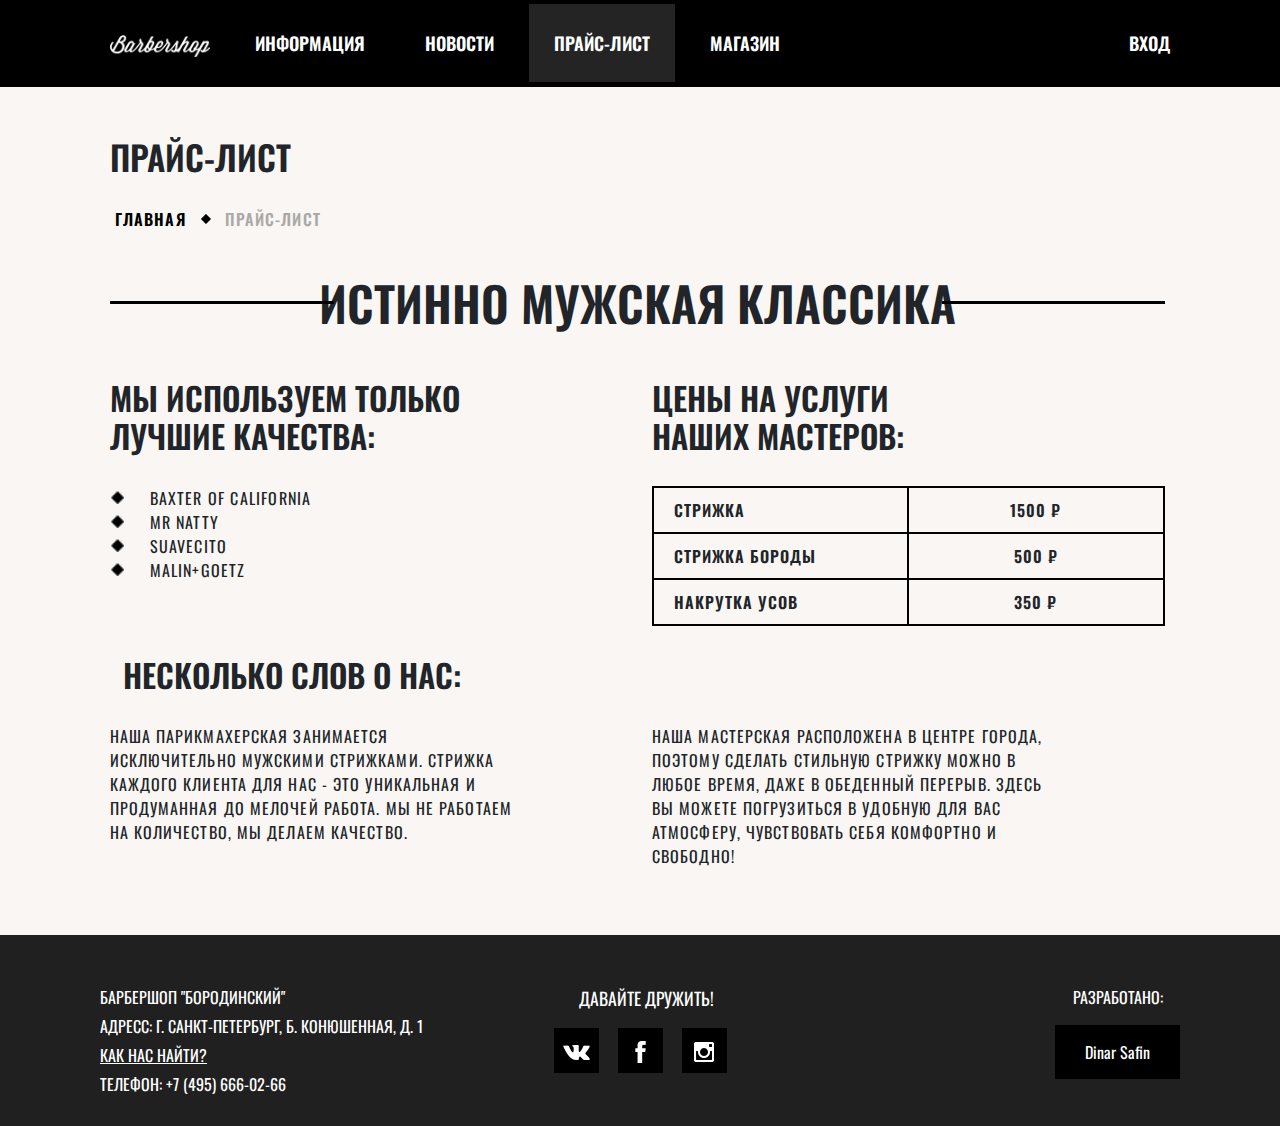
<file: price-list.html>
<!DOCTYPE html>
<html lang="ru">
<head>
	<meta charset="UTF-8">
	<meta name="viewport" content="width=device-width, initial-scale=1" />
	<title>Прайс-лист</title>
	<link rel="icon" href="img/favicon.ico" type="image/x-icon">
	<link rel="stylesheet" href="https://stackpath.bootstrapcdn.com/bootstrap/4.4.1/css/bootstrap.min.css" integrity="sha384-Vkoo8x4CGsO3+Hhxv8T/Q5PaXtkKtu6ug5TOeNV6gBiFeWPGFN9MuhOf23Q9Ifjh" crossorigin="anonymous">
	<link href="https://fonts.googleapis.com/css?family=Oswald&display=swap" rel="stylesheet">
	<link rel="stylesheet" href="slider/assets/owl.carousel.css">
	<link rel="stylesheet" href="slider/assets/owl.theme.default.css">
	<link rel="stylesheet" href="css/style.css">
	<link rel="stylesheet" href="css/media.css">
</head>
<body>
	<div class="page-bg">
		<div class="bg-header">
			<div class="container header-nav header-s-logo">
				<header class="d-flex">
					<nav class="main-navigation">
						<a class="header-logo" href="index.html"><img src="img/header-logo.png" alt=""></a>
						<a href="info.html">Информация</a>
						<a href="news.html">Новости</a>
						<a href="price-list.html" class="active-menu">Прайс-лист</a>
						<a href="shop.html">Магазин</a>
					</nav>
					<div class="login">
						<a href="#" onmousedown="loginOpen()">Вход</a>
					</div>
				</header>
			</div>
		</div>

		<div class="container shop-main-container">
			<div class="shop-content">
				<!-- Хлебные крошки -->
				<div class="shop-content__header">
					<h1>Прайс-лист</h1>
					<nav class="header-navigation">
						<ol>
							<li class="header-navigation__item ol-disabled"><a href="index.html">Главная</a></li>
							<li class="header-navigation__item active" aria-current="page">Прайс-лист</li>
						</ol>
					</nav>
				</div>
				<div class="price-list__title_wrap">
					<p class="price-list__title">Истинно мужская классика</p>
				</div>
				<div class="price-list-adaptiv d-flex price-list justify-content-between">
					<div class="price-list__qualities col-6">
						<h2>Мы используем только<br>лучшие качества:</h2>
						<ul>
							<li><div>Baxter of California</div></li>
							<li><div>MR Natty</div></li>
							<li><div>Suavecito</div></li>
							<li><div>Malin+Goetz</div></li>
						</ul>
					</div>
					<div class="price-list__price col-6">
						<h2>Цены на услуги<br>наших мастеров:</h2>
						<table>
							<tbody>
								<tr>
									<td>Стрижка</td>
									<td>1500 ₽</td>
								</tr>
								<tr>
									<td>Стрижка бороды</td>
									<td>500 ₽</td>
								</tr>
								<tr>
									<td>Накрутка усов</td>
									<td>350 ₽</td>
								</tr>
							</tbody>
						</table>
					</div>
				</div>
				<h2 class="price-list__title2">Несколько слов о нас:</h2>
				<div class="d-flex price-list-adaptiv price-list justify-content-between">
					<div class="price-list__text-left col-6">
						<p>Наша парикмахерская занимается исключительно мужскими стрижками. Стрижка каждого клиента для нас - это уникальная и продуманная до мелочей работа. Мы не работаем на количество, мы делаем качество.</p>
					</div>
					<div class="price-list__text-right col-6">
						<p>Наша мастерская расположена в центре города, поэтому сделать стильную стрижку можно в любое время, даже в обеденный перерыв. Здесь вы можете погрузиться в удобную для вас атмосферу, чувствовать себя комфортно и свободно!</p>
					</div>
				</div>
			</div>
		</div>
	<footer>
		<div class="container d-flex justify-content-between">
			<div class="footer-info col-4">
				<p>Барбершоп "Бородинский"</p>
				<p>Адресс: г. Санкт-Петербург, Б. Конюшенная, д. 1</p>
				<p><a href="#" style="text-decoration: underline;">Как нас найти?</a></p>
				<p>Телефон: <a href="tel:71231231232">+7 (495) 666-02-66</a></p>
			</div>
			<div class="footer-social col-4">
				<p>Давайте дружить!</p>
				<div class="footer-social__btn">
					<button class="hover-btn"><a href="https://vk.com/tommy0561"><img src="img/vk.png" alt=""></a></button>
					<button class="hover-btn"><img src="img/facebook.png" alt=""></button>
					<button class="hover-btn"><img src="img/instagram.png" alt=""></button>
				</div>
			</div>
			<div class="footer-dev col-4">
				<p>Разработано:</p>
				<a href="https://vk.com/tommy0561" target="blank">
					<button class="hover-btn">Dinar Safin</button>
				</a>
			</div>
		</div>
	</footer>
	</div>
	<!-- Вход в личный кабинет -->
	<div class="form-login-wrap" id="form-ligin">
		<div class="form-login">
			<div class="form-login__close" onmousedown="loginClose()" id="form-login__close">
				<span class="close5"></span>
				<span class="close6"></span>
			</div>
			<h2>Личный кабинет</h2>
			<p>Введите пожалуйста свой логин и пароль</p>
			<div class="form-login__inpLog">
				<input type="text" placeholder="ЛОГИН" class="hover-input">
			</div>
			<div class="form-login__inpPass">
				<input type="text" placeholder="ПАРОЛЬ" class="hover-input">
			</div>
			<div class="form-login__text">
				<div class="form-login__text-checkbox">
					<input type="checkbox" class="login-checkbox" id="checkLogin">
					<label for="checkLogin" class="css-label">
						<p>Запомните меня</p>
					</label>	
				</div>
				<a href="#">Я ЗАБЫЛ ПАРОЛЬ!</a>
			</div>
			<button>ВОЙТИ</button>
		</div>
	</div>
	<!-- Меню для мобилки -->
	<div id="burger-menu" onmousedown="openMobMenu()">
		<div></div>
		<div></div>
		<div></div>
	</div>
	<div class="mob-menu" id="mob-menu">
		<div class="mob-menu-close" onmousedown="closeMobMenu()">
			<span class="close-mob-menu1"></span>
			<span class="close-mob-menu2"></span>
		</div>
		<nav class="mob-navigation">
			<a href="index.html">Главная</a>
			<a href="info.html">Информация</a>
			<a href="news.html">Новости</a>
			<a href="price-list.html">Прайс-лист</a>
			<a href="shop.html">Магазин</a>
		</nav>
		<div class="login">
			<a href="#" onmousedown="loginOpen()">Вход в личный кабинет</a>
		</div>
	</div>
	<script src="https://code.jquery.com/jquery-3.4.1.slim.min.js" integrity="sha384-J6qa4849blE2+poT4WnyKhv5vZF5SrPo0iEjwBvKU7imGFAV0wwj1yYfoRSJoZ+n" crossorigin="anonymous"></script>
	<script src="https://cdn.jsdelivr.net/npm/popper.js@1.16.0/dist/umd/popper.min.js" integrity="sha384-Q6E9RHvbIyZFJoft+2mJbHaEWldlvI9IOYy5n3zV9zzTtmI3UksdQRVvoxMfooAo" crossorigin="anonymous"></script>
	<script src="https://stackpath.bootstrapcdn.com/bootstrap/4.4.1/js/bootstrap.min.js" integrity="sha384-wfSDF2E50Y2D1uUdj0O3uMBJnjuUD4Ih7YwaYd1iqfktj0Uod8GCExl3Og8ifwB6" crossorigin="anonymous"></script>
	<script src="slider/owl.carousel.min.js"></script>
	<script src="js/script.js"></script>
</body>
</html>
</file>
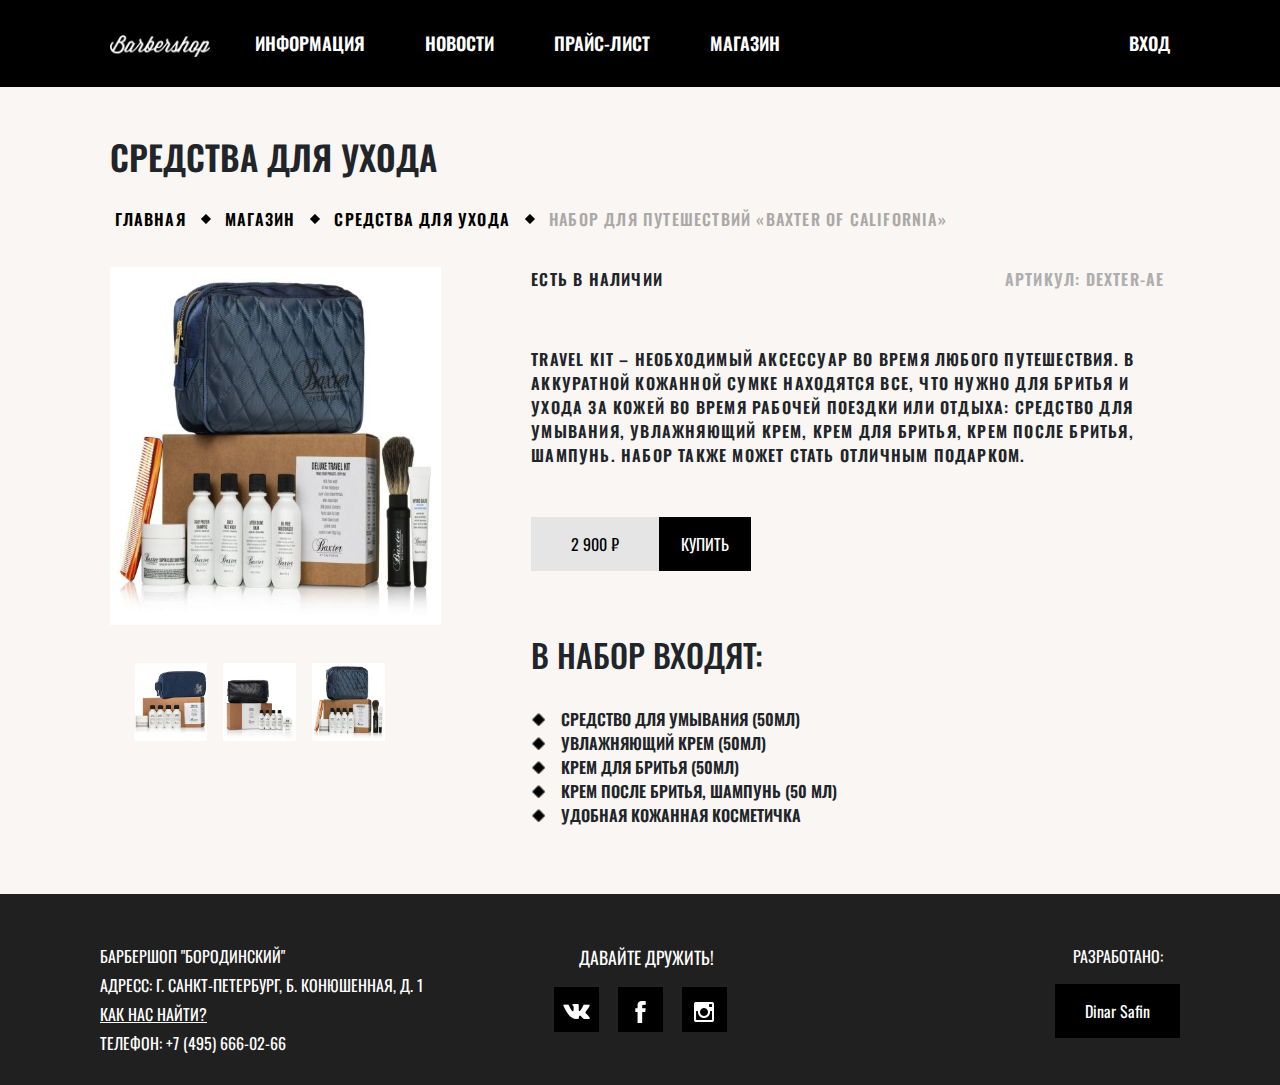
<file: shop-item-1.html>
<!DOCTYPE html>
<html lang="ru">
<head>
	<meta charset="UTF-8">
	<meta name="viewport" content="width=device-width, initial-scale=1" />
	<title>Набор для путешествий "Baxter of California"</title>
	<link rel="icon" href="img/favicon.ico" type="image/x-icon">
	<link rel="stylesheet" href="https://stackpath.bootstrapcdn.com/bootstrap/4.4.1/css/bootstrap.min.css" integrity="sha384-Vkoo8x4CGsO3+Hhxv8T/Q5PaXtkKtu6ug5TOeNV6gBiFeWPGFN9MuhOf23Q9Ifjh" crossorigin="anonymous">
	<link href="https://fonts.googleapis.com/css?family=Oswald&display=swap" rel="stylesheet">
	<link rel="stylesheet" href="slider/assets/owl.carousel.css">
	<link rel="stylesheet" href="slider/assets/owl.theme.default.css">
	<link rel="stylesheet" href="css/style.css">
	<link rel="stylesheet" href="css/media.css">
</head>
<body>
	<div class="page-bg">
		<div class="bg-header">
			<div class="container header-nav header-s-logo">
				<header class="d-flex">
					<nav class="main-navigation">
						<a class="header-logo" href="index.html"><img src="img/header-logo.png" alt=""></a>
						<a href="info.html">Информация</a>
						<a href="news.html">Новости</a>
						<a href="price-list.html">Прайс-лист</a>
						<a href="shop.html">Магазин</a>
					</nav>
					<div class="login">
						<a href="#" onmousedown="loginOpen()">Вход</a>
					</div>
				</header>
			</div>
		</div>

		<div class="container shop-main-container">
			<div class="shop-content">

				<!-- Хлебные крошки -->
				<div class="shop-content__header">
					<h1>Средства для ухода</h1>
					<nav class="header-navigation">
						<ol>
							<li class="header-navigation__item ol-disabled"><a href="index.html">Главная</a></li>
							<li class="header-navigation__item"><a href="shop.html">Магазин</a></li>
							<li class="header-navigation__item"><a href="shop.html">Средства для ухода</a></li>
							<li class="header-navigation__item active" aria-current="page">Набор для путешествий
							«BAXTER OF CALIFORNIA»</li>
						</ol>
					</nav>
				</div>
				
				<div class="shop-item-wrap">
					<div class="shop-item-img">
						<div class="shop-item-img__main">
							<ul class="shop-slider-item-main-img">
								<li id="shop-slider-item1">
									<img src="img/shop-item-1.png" alt="">
								</li>
								<li id="shop-slider-item2">
									<img src="img/shop-item-2.jpg" alt="">
								</li>
								<li id="shop-slider-item3">
									<img src="img/shop-item-3.jpg" alt="">
								</li>
							</ul>
							<ul class="shop-slider-item-mini-img">
								<li>
									<a href="#shop-slider-item1">
										<img src="img/shop-item-1.png" alt="">
									</a>
								</li>
								<li>
									<a href="#shop-slider-item2">
										<img src="img/shop-item-2.jpg" alt="">
									</a>
								</li>
								<li>
									<a href="#shop-slider-item3">
										<img src="img/shop-item-3.jpg" alt="">
									</a>
								</li>
							</ul>
						</div>
						<div class="shop-item-img__mini-wrap">
							<div class="shop-item-img__mini-img">
								
							</div>
							<div class="shop-item-img__mini-img">
								
							</div>
							<div class="shop-item-img__mini-img">
								
							</div>
						</div>
					</div>
					<div class="shop-item-content">
						<div class="shop-item-content__header">
							<p>Есть в наличии</p>
							<p>Артикул: Dexter-AE</p>
						</div>
						<p>Travel Kit – необходимый аксессуар во время любого путешествия. В аккуратной кожанной сумке находятся все, что нужно для бритья и ухода за кожей во время рабочей поездки или отдыха: средство для умывания, увлажняющий крем, крем для бритья, крем после бритья, шампунь. Набор также может стать отличным подарком.</p>
						<div class="shop-item-content__btn">
							<button>2 900 ₽</button>
							<button class="shop-buy-btn hover-btn">Купить</button>
						</div>
						<h2>В набор входят:</h2>
						<ul>
							<li><div>Средство для умывания (50мл)</div></li>
							<li><div>Увлажняющий крем (50мл)</div></li>
							<li><div>Крем для бритья (50мл)</div></li>
							<li><div>Крем после бритья, шампунь (50 мл)</div></li>
							<li><div>Удобная кожанная косметичка</div></li>
						</ul>
					</div>
				</div>
			</div>
		</div>
	<footer>
		<div class="container d-flex justify-content-between">
			<div class="footer-info col-4">
				<p>Барбершоп "Бородинский"</p>
				<p>Адресс: г. Санкт-Петербург, Б. Конюшенная, д. 1</p>
				<p><a href="#" style="text-decoration: underline;">Как нас найти?</a></p>
				<p>Телефон: <a href="tel:71231231232">+7 (495) 666-02-66</a></p>
			</div>
			<div class="footer-social col-4">
				<p>Давайте дружить!</p>
				<div class="footer-social__btn">
					<button class="hover-btn"><a href="https://vk.com/tommy0561"><img src="img/vk.png" alt=""></a></button>
					<button class="hover-btn"><img src="img/facebook.png" alt=""></button>
					<button class="hover-btn"><img src="img/instagram.png" alt=""></button>
				</div>
			</div>
			<div class="footer-dev col-4">
				<p>Разработано:</p>
				<a href="https://vk.com/tommy0561" target="blank">
					<button class="hover-btn">Dinar Safin</button>
				</a>
			</div>
		</div>
	</footer>
	</div>
	<!-- Вход в личный кабинет -->
	<div class="form-login-wrap" id="form-ligin">
		<div class="form-login">
			<div class="form-login__close" onmousedown="loginClose()" id="form-login__close">
				<span class="close5"></span>
				<span class="close6"></span>
			</div>
			<h2>Личный кабинет</h2>
			<p>Введите пожалуйста свой логин и пароль</p>
			<div class="form-login__inpLog">
				<input type="text" placeholder="ЛОГИН" class="hover-input">
			</div>
			<div class="form-login__inpPass">
				<input type="text" placeholder="ПАРОЛЬ" class="hover-input">
			</div>
			<div class="form-login__text">
				<div class="form-login__text-checkbox">
					<input type="checkbox" class="login-checkbox" id="checkLogin">
					<label for="checkLogin" class="css-label">
						<p>Запомните меня</p>
					</label>	
				</div>
				<a href="#">Я ЗАБЫЛ ПАРОЛЬ!</a>
			</div>
			<button>ВОЙТИ</button>
		</div>
	</div>
	<!-- Меню для мобилки -->
	<div id="burger-menu" onmousedown="openMobMenu()">
		<div></div>
		<div></div>
		<div></div>
	</div>
	<div class="mob-menu" id="mob-menu">
		<div class="mob-menu-close" onmousedown="closeMobMenu()">
			<span class="close-mob-menu1"></span>
			<span class="close-mob-menu2"></span>
		</div>
		<nav class="mob-navigation">
			<a href="index.html">Главная</a>
			<a href="info.html">Информация</a>
			<a href="news.html">Новости</a>
			<a href="price-list.html">Прайс-лист</a>
			<a href="shop.html">Магазин</a>
		</nav>
		<div class="login">
			<a href="#" onmousedown="loginOpen()">Вход в личный кабинет</a>
		</div>
	</div>
	<script src="https://code.jquery.com/jquery-3.4.1.slim.min.js" integrity="sha384-J6qa4849blE2+poT4WnyKhv5vZF5SrPo0iEjwBvKU7imGFAV0wwj1yYfoRSJoZ+n" crossorigin="anonymous"></script>
	<script src="https://cdn.jsdelivr.net/npm/popper.js@1.16.0/dist/umd/popper.min.js" integrity="sha384-Q6E9RHvbIyZFJoft+2mJbHaEWldlvI9IOYy5n3zV9zzTtmI3UksdQRVvoxMfooAo" crossorigin="anonymous"></script>
	<script src="https://stackpath.bootstrapcdn.com/bootstrap/4.4.1/js/bootstrap.min.js" integrity="sha384-wfSDF2E50Y2D1uUdj0O3uMBJnjuUD4Ih7YwaYd1iqfktj0Uod8GCExl3Og8ifwB6" crossorigin="anonymous"></script>
	<script src="slider/owl.carousel.min.js"></script>
	<script src="js/script.js"></script>
</body>
</html>
</file>
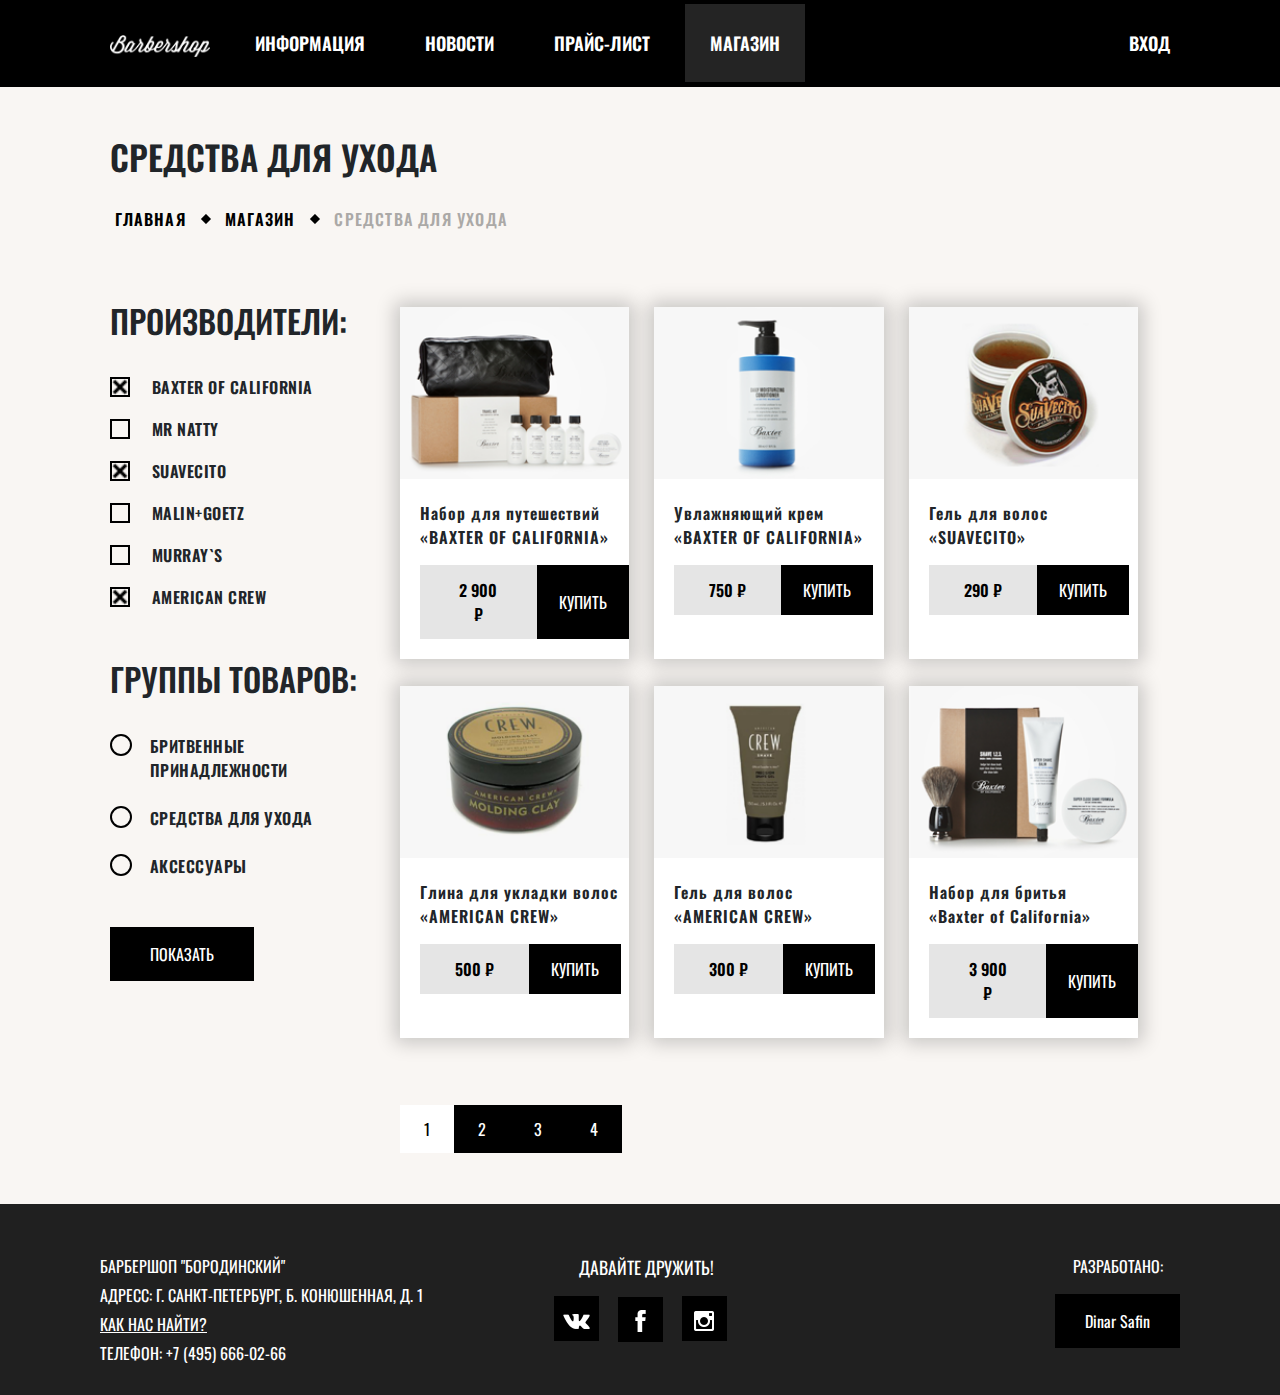
<file: shop.html>
<!DOCTYPE html>
<html lang="ru">
<head>
	<meta charset="UTF-8">
	<meta name="viewport" content="width=device-width, initial-scale=1" />
	<title>Магазин</title>
	<link rel="icon" href="img/favicon.ico" type="image/x-icon">
	<link rel="stylesheet" href="https://stackpath.bootstrapcdn.com/bootstrap/4.4.1/css/bootstrap.min.css" integrity="sha384-Vkoo8x4CGsO3+Hhxv8T/Q5PaXtkKtu6ug5TOeNV6gBiFeWPGFN9MuhOf23Q9Ifjh" crossorigin="anonymous">
	<link href="https://fonts.googleapis.com/css?family=Oswald&display=swap" rel="stylesheet">
	<link rel="stylesheet" href="slider/assets/owl.carousel.css">
	<link rel="stylesheet" href="slider/assets/owl.theme.default.css">
	<link rel="stylesheet" href="css/style.css">
	<link rel="stylesheet" href="css/media.css">
</head>
<body>
	<div class="page-bg">
		<div class="bg-header">
			<div class="container header-nav header-s-logo">
				<header class="d-flex">
					<nav class="main-navigation">
						<a class="header-logo" href="index.html"><img src="img/header-logo.png" alt=""></a>
						<a href="info.html">Информация</a>
						<a href="news.html">Новости</a>
						<a href="price-list.html">Прайс-лист</a>
						<a href="shop.html" class="active-menu">Магазин</a>
					</nav>
					<div class="login">
						<a href="#" onmousedown="loginOpen()">Вход</a>
					</div>
				</header>
			</div>
		</div>

		<div class="container shop-main-container">
			<div class="shop-content">

				<!-- Хлебные крошки -->
				<div class="shop-content__header">
					<h1>Средства для ухода</h1>
					<nav class="header-navigation">
						<ol>
							<li class="header-navigation__item ol-disabled"><a href="index.html">Главная</a></li>
							<li class="header-navigation__item"><a href="shop.html">Магазин</a></li>
							<li class="header-navigation__item active" aria-current="page">Средства для ухода</li>
						</ol>
					</nav>
				</div>
				
				<button class="filter-mobile" onmousedown="openFiltr()">Открыть фильтр</button>
				<div class="shop-content-main">
					<!-- Фильтр -->
					<div class="shop-content__filtr">
						<h2>Производители:</h2>
						<div class="shop-content__filtr-checkbox">
							<input type="checkbox" class="filtr-checkbox" id="checkFiltr1" checked="checked">
							<label for="checkFiltr1" class="css-label">
								<p>Baxter of california</p>
							</label>	
						</div>
						<div class="shop-content__filtr-checkbox">
							<input type="checkbox" class="filtr-checkbox" id="checkFiltr2">
							<label for="checkFiltr2" class="css-label">
								<p>Mr natty</p>
							</label>	
						</div>
						<div class="shop-content__filtr-checkbox">
							<input type="checkbox" class="filtr-checkbox" id="checkFiltr3" checked="checked">
							<label for="checkFiltr3" class="css-label">
								<p>Suavecito</p>
							</label>	
						</div>
						<div class="shop-content__filtr-checkbox">
							<input type="checkbox" class="filtr-checkbox" id="checkFiltr4">
							<label for="checkFiltr4" class="css-label">
								<p>Malin+Goetz</p>
							</label>	
						</div>
						<div class="shop-content__filtr-checkbox">
							<input type="checkbox" class="filtr-checkbox" id="checkFiltr5">
							<label for="checkFiltr5" class="css-label">
								<p>Murray`s</p>
							</label>	
						</div>
						<div class="shop-content__filtr-checkbox">
							<input type="checkbox" class="filtr-checkbox" id="checkFiltr6" checked="checked">
							<label for="checkFiltr6" class="css-label">
								<p>American Crew</p>
							</label>	
						</div>

						<h2>Группы товаров:</h2>
						<div class="shop-content__filtr-radio">
							<input type="radio" class="filtr-radio" id="radioFiltr1" name="radioFiltr">
							<label for="radioFiltr1" class="css-radio">
								<p>Бритвенные принадлежности</p>
							</label>	
						</div>
						<div class="shop-content__filtr-radio">
							<input type="radio" class="filtr-radio" id="radioFiltr2" name="radioFiltr" checked="checked">
							<label for="radioFiltr2" class="css-radio">
								<p>Средства для ухода</p>
							</label>	
						</div>
						<div class="shop-content__filtr-radio">
							<input type="radio" class="filtr-radio" id="radioFiltr3" name="radioFiltr">
							<label for="radioFiltr3" class="css-radio">
								<p>Аксессуары</p>
							</label>	
						</div>
						<button class="hover-btn">ПОКАЗАТЬ</button>
					</div>
					<!-- ===============================================
							Товары
					=============================================== -->
					<div class="shop-content__goods">
						<div class="shop-content__goods-items">
							<a href="shop-item-1.html">
								<img src="img/goods-1.png" alt="">
							</a>
							<p>Набор для путешествий<br>«BAXTER OF CALIFORNIA»</p>
							<div class="shop-content__goods-items-btn">
								<button>2 900 ₽</button>
								<button class="shop-buy-btn hover-btn">Купить</button>
							</div>
						</div>
						<div class="shop-content__goods-items">
							<img src="img/goods-2.png" alt="">
							<p>Увлажняющий крем<br>«BAXTER OF CALIFORNIA»</p>
							<div class="shop-content__goods-items-btn">
								<button>750 ₽</button>
								<button class="shop-buy-btn hover-btn">Купить</button>
							</div>
						</div>
						<div class="shop-content__goods-items">
							<img src="img/goods-3.png" alt="">
							<p>Гель для волос<br>«SUAVECITO»</p>
							<div class="shop-content__goods-items-btn">
								<button>290 ₽</button>
								<button class="shop-buy-btn hover-btn">Купить</button>
							</div>
						</div>
						<div class="shop-content__goods-items">
							<img src="img/goods-4.png" alt="">
							<p>Глина для укладки волос<br>«AMERICAN CREW»</p>
							<div class="shop-content__goods-items-btn">
								<button>500 ₽</button>
								<button class="shop-buy-btn hover-btn">Купить</button>
							</div>
						</div>
						<div class="shop-content__goods-items">
							<img src="img/goods-5.png" alt="">
							<p>Гель для волос<br>«AMERICAN CREW»</p>
							<div class="shop-content__goods-items-btn">
								<button>300 ₽</button>
								<button class="shop-buy-btn hover-btn">Купить</button>
							</div>
						</div>
						<div class="shop-content__goods-items">
							<img src="img/goods-6.png" alt="">
							<p>Набор для бритья<br>«Baxter of California»</p>
							<div class="shop-content__goods-items-btn">
								<button>3 900 ₽</button>
								<button class="shop-buy-btn hover-btn">Купить</button>
							</div>
						</div>
						<div class="shop-paga-numbers">
							<button class="active-btn-page">1</button>
							<button>2</button>
							<button>3</button>
							<button>4</button>
						</div>
					</div>
				</div>
			</div>
		</div>
	<footer>
		<div class="container d-flex justify-content-between">
			<div class="footer-info col-4">
				<p>Барбершоп "Бородинский"</p>
				<p>Адресс: г. Санкт-Петербург, Б. Конюшенная, д. 1</p>
				<p><a href="#" style="text-decoration: underline;">Как нас найти?</a></p>
				<p>Телефон: <a href="tel:71231231232">+7 (495) 666-02-66</a></p>
			</div>
			<div class="footer-social col-4">
				<p>Давайте дружить!</p>
				<div class="footer-social__btn">
					<button class="hover-btn"><a href="https://vk.com/tommy0561"><img src="img/vk.png" alt=""></a></button>
					<button class="hover-btn"><img src="img/facebook.png" alt=""></button>
					<button class="hover-btn"><img src="img/instagram.png" alt=""></button>
				</div>
			</div>
			<div class="footer-dev col-4">
				<p>Разработано:</p>
				<a href="https://vk.com/tommy0561" target="blank">
					<button class="hover-btn">Dinar Safin</button>
				</a>
			</div>
		</div>
	</footer>
	</div>
	<!-- Вход в личный кабинет -->
	<div class="form-login-wrap" id="form-ligin">
		<div class="form-login">
			<div class="form-login__close" onmousedown="loginClose()" id="form-login__close">
				<span class="close5"></span>
				<span class="close6"></span>
			</div>
			<h2>Личный кабинет</h2>
			<p>Введите пожалуйста свой логин и пароль</p>
			<div class="form-login__inpLog">
				<input type="text" placeholder="ЛОГИН" class="hover-input">
			</div>
			<div class="form-login__inpPass">
				<input type="text" placeholder="ПАРОЛЬ" class="hover-input">
			</div>
			<div class="form-login__text">
				<div class="form-login__text-checkbox">
					<input type="checkbox" class="login-checkbox" id="checkLogin">
					<label for="checkLogin" class="css-label">
						<p>Запомните меня</p>
					</label>	
				</div>
				<a href="#">Я ЗАБЫЛ ПАРОЛЬ!</a>
			</div>
			<button>ВОЙТИ</button>
		</div>
	</div>
	<!-- Фильтр -->
	<div class="shop-content__filtr filter-mobile-block" id="shop-filtr" id="test" >
		<button class="filter-mobile-close" onmousedown="closeFiltr()">Закрыть фильтр</button>
		<h2>Производители:</h2>
		<div class="shop-content__filtr-checkbox">
			<input type="checkbox" class="filtr-checkbox" id="checkFiltr1" checked="checked">
			<label for="checkFiltr1" class="css-label">
				<p>Baxter of california</p>
			</label>	
		</div>
		<div class="shop-content__filtr-checkbox">
			<input type="checkbox" class="filtr-checkbox" id="checkFiltr2">
			<label for="checkFiltr2" class="css-label">
				<p>Mr natty</p>
			</label>	
		</div>
		<div class="shop-content__filtr-checkbox">
			<input type="checkbox" class="filtr-checkbox" id="checkFiltr3" checked="checked">
			<label for="checkFiltr3" class="css-label">
				<p>Suavecito</p>
			</label>	
		</div>
		<div class="shop-content__filtr-checkbox">
			<input type="checkbox" class="filtr-checkbox" id="checkFiltr4">
			<label for="checkFiltr4" class="css-label">
				<p>Malin+Goetz</p>
			</label>	
		</div>
		<div class="shop-content__filtr-checkbox">
			<input type="checkbox" class="filtr-checkbox" id="checkFiltr5">
			<label for="checkFiltr5" class="css-label">
				<p>Murray`s</p>
			</label>	
		</div>
		<div class="shop-content__filtr-checkbox">
			<input type="checkbox" class="filtr-checkbox" id="checkFiltr6" checked="checked">
			<label for="checkFiltr6" class="css-label">
				<p>American Crew</p>
			</label>	
		</div>

		<h2 style="font-size: 23px;">Группы товаров:</h2>
		<div class="shop-content__filtr-radio">
			<input type="radio" class="filtr-radio" id="radioFiltr1" name="radioFiltr">
			<label for="radioFiltr1" class="css-radio">
				<p>Бритвенные принадлежности</p>
			</label>	
		</div>
		<div class="shop-content__filtr-radio">
			<input type="radio" class="filtr-radio" id="radioFiltr2" name="radioFiltr" checked="checked">
			<label for="radioFiltr2" class="css-radio">
				<p>Средства для ухода</p>
			</label>	
		</div>
		<div class="shop-content__filtr-radio">
			<input type="radio" class="filtr-radio" id="radioFiltr3" name="radioFiltr">
			<label for="radioFiltr3" class="css-radio">
				<p>Аксессуары</p>
			</label>	
		</div>
		<button class="hover-btn filter-end-btn">ПОКАЗАТЬ</button>
	</div>
	<!-- Меню для мобилки -->
	<div id="burger-menu" onmousedown="openMobMenu()">
		<div></div>
		<div></div>
		<div></div>
	</div>
	<div class="mob-menu" id="mob-menu">
		<div class="mob-menu-close" onmousedown="closeMobMenu()">
			<span class="close-mob-menu1"></span>
			<span class="close-mob-menu2"></span>
		</div>
		<nav class="mob-navigation">
			<a href="index.html">Главная</a>
			<a href="info.html">Информация</a>
			<a href="news.html">Новости</a>
			<a href="price-list.html">Прайс-лист</a>
			<a href="shop.html">Магазин</a>
		</nav>
		<div class="login">
			<a href="#" onmousedown="loginOpen()">Вход в личный кабинет</a>
		</div>
	</div>
	<script src="https://code.jquery.com/jquery-3.4.1.slim.min.js" integrity="sha384-J6qa4849blE2+poT4WnyKhv5vZF5SrPo0iEjwBvKU7imGFAV0wwj1yYfoRSJoZ+n" crossorigin="anonymous"></script>
	<script src="https://cdn.jsdelivr.net/npm/popper.js@1.16.0/dist/umd/popper.min.js" integrity="sha384-Q6E9RHvbIyZFJoft+2mJbHaEWldlvI9IOYy5n3zV9zzTtmI3UksdQRVvoxMfooAo" crossorigin="anonymous"></script>
	<script src="https://stackpath.bootstrapcdn.com/bootstrap/4.4.1/js/bootstrap.min.js" integrity="sha384-wfSDF2E50Y2D1uUdj0O3uMBJnjuUD4Ih7YwaYd1iqfktj0Uod8GCExl3Og8ifwB6" crossorigin="anonymous"></script>
	<script src="slider/owl.carousel.min.js"></script>
	<script src="js/script.js"></script>
</body>
</html>
</file>
<file: css/style.css>
body {background-image: url(../img/bg.png); font-family: 'Oswald', sans-serif; background-repeat: no-repeat; background-size: cover; min-height: 100%;}
a {text-transform: uppercase;}
a:hover {text-decoration: none;}
ol li{list-style: none;}
header {
	box-sizing: border-box;
	display: flex;
}
/*Наведение на кнопку коричневый цвет*/
.hover-btn:hover{
	background: #663d15;
}
/*Наведение на инпут*/
.hover-input:hover{
	border: 2px solid #663d15;
}
.bg-header {background: #000;}
.header-nav {
	padding-top: 30px;
	padding-bottom: 30px;
}
.main-navigation{
	width: 80%;
}
.main-navigation a {
	color: #fff;
	margin-right: 6px;
	font-size: 18px;
	font-weight: 600;
	padding: 26px 25px;
}
.main-navigation .header-logo{margin-right: -24px;}
.main-navigation .header-logo img{max-width: 100px;}
.main-navigation .header-logo:hover{
	background: none;
	border: none;
}
.main-navigation a:hover{
	background: #242424;
	border-bottom: 4px solid #fff;
}
.active-menu{
	background: #242424;
}
.login {
	margin-left: auto;
	margin-right: 0;
}
.login a {
	color: #fff;
	font-size: 18px;
	font-weight: 600;
	padding: 25px 25px;
}
.login a:hover{
	border-bottom: 4px solid #fff;
}
.main-info {
	margin-top: 60px; 
	position: relative;
}
.logo {margin-bottom: 80px;}
.privilege p {
	color: #fff;
	font-size: 16px;
	text-align: center;
	text-transform: uppercase;
}
.privilege img {
	display: block;
	margin: 16px auto 30px auto;
}
.main-content-block {
	background: #f4f1ee;
	margin-top: 80px;
}
.main-content {
	padding: 55px 75px;
}
.main-content h2 {
	margin-bottom: 30px;
	font-weight: 700;
}
.main-content p {
	font-weight: 600;
	word-spacing: 5px;
	letter-spacing: 1.1px;
	text-transform: uppercase;
}
.main-content button {
	background: black;
	padding: 15px 30px;
	color: #fff;
	border: none;
}
.main-content__data {margin-bottom: 25px;}
.main-content_wrap {position: relative;}
.main-content_wrap:before {
	content: "";
	position: absolute;
	left: -20%;
	top: 20%;
	width: 1px;
	height: 17em;
	background: #cac8c5;
}
.main-content_wrap button {padding: 15px 55px;}
.prev {
	margin-right: 20px;
}
.main-content img {
	margin-top: 10px;
	margin-bottom: 33px;
	border: 5px solid white;
}
.main-content__form {
	margin-left: -3%;
	margin-right: -14%;
}
.main-content__form-inp {
	margin-bottom: 20px;
}
.main-content__form-inp p{
	margin-left: 9%;
}
.main-content__form-inp input{
	background: none;
	border: 2px solid black;
	padding: 8px 15px;
}
.main-content p a {
	color: #000;
}
.main-content-btn button:nth-child(2n){
	margin-right: 20px;
	padding: 15px 35px;
	margin-top: 15px;
}
footer {
	background: #202020;
	margin-top: 4%;
	padding-top: 50px;
	padding-bottom: 25px;
}
footer p,a {
	color: #fff;
	text-transform: uppercase;
}
.footer-info__question{
	text-decoration: underline;
}
.footer-info p {
	margin-bottom: 5px;
}
.footer-social{
	text-align: center;
}
.footer-social p {
	font-size: 1.1em;
	margin-left: 4%;
}
.footer-social__btn button{
	background: #000;
	border: none;
	width: 45px;
	height: 45px;
}
.footer-social__btn button:nth-child(2n){
	margin-right: 15px;
	margin-left: 15px;
}
.footer-dev{
	text-align: right;
}
.footer-dev p{
	margin-right: 5%;	
}
.footer-dev button{
	background: #000;
	border: none;
	color: #fff;
	padding: 15px 30px;
}
.footer-dev button:hover{
	background: #663d15;
}
.main-map {
	position: absolute;
	z-index: 99;
	left: 10%;
	right: 10%;
	top: 115vh;
	display: none;
	margin-top: 20px;
}
.main-map__wrap {
	border: 10px solid #fff;
}
.main-map__wrap div {
	cursor: pointer;
}
.close1, .close2 {
	position: absolute;
	right: -40px;
	top: 13px;
	width: 30px;
	height: 4px;
	background: #fff;
}
.close1 {
	transform: rotate(45deg);
}
.close2 {
	transform: rotate(-45deg);
}
.main-feedback {
	display: none; 
}
.main-feedback__wrap{
	background: #f4f1ee;
	position: absolute;
	top: 133vh;
	padding: 20px;
	left: 37%;
	z-index: 99;
	margin-top: 20px;
	box-shadow:0px 0px 26px 7px rgba(0,0,0,0.6);
-webkit-box-shadow:0px 0px 26px 7px rgba(0,0,0,0.6);
-moz-box-shadow:0px 0px 26px 7px rgba(0,0,0,0.6);
}
.main-feedback__wrap div{
	cursor: pointer;
}
.main-feedback__wrap p{
	margin-bottom: 5px;
	margin-top: 15px;
}
.main-feedback__wrap input{
	padding: 8px;
	width: 100%;
	border: 2px solid #663d15;
}
.main-feedback__wrap button{
	background: #000;
	border: none;
	color: #fff;
	padding: 15px 25px;
	margin-top: 10px;
}
.main-feedback__wrap textarea {
	border: 2px solid #663d15;
	width: 100%;
}
#feedbackMessageError{
	color: red;
	display: none;
}
#feedbackMessage {
	color: #04B93B;
	display: none;
}
.close3 {
	transform: rotate(45deg);
}
.close4 {
	transform: rotate(-45deg);
}
.close3, .close4 {
	position: absolute;
	right: -45px;
	top: 15px;
	width: 30px;
	height: 4px;
	background: #fff;
}
#formMessageFalse{
	text-transform: none;
	font-weight: 500;
	color: red;
	display: none;
}
#formMessage{
	color: #2FC209;
	text-transform: none;
	font-weight: 500;
	display: none;
	margin-top: 15px;
}
.form-login-wrap{
	z-index: 99;
	box-shadow:0px 0px 25px 8px rgba(0,0,0,0.71);
	-webkit-box-shadow:0px 0px 25px 8px rgba(0,0,0,0.71);
	-moz-box-shadow:0px 0px 25px 8px rgba(0,0,0,0.71);
	background: #f4f1ee;
	max-width: 28%;
	width: 100%;
	padding: 50px;
	margin-top: 65px;
	position: absolute;
	left: 36%;
	top: -110px;
	z-index: 99;
	display: none;
	animation-name: animLogin;
	animation-duration: 0.8s;

}
@keyframes animLogin {
	 0% {
   		transform: translateY(-50px);
    }
    50% {
    	transform: translateY(50px);
    }
    100% {
   		transform: translateY(0px);
    }
}
.form-login h2 {
	text-transform: uppercase;
	font-weight: 700;
	font-size: 30px;
	padding-bottom: 10px;
}
.form-login p {
	text-transform: uppercase;
	font-weight: 600;
	font-size: 14px;
}
.form-login input[type="text"]{
	width: 100%;
	padding: 10px 20px;
	margin: 10px 0;
	background: none;
	border: 2px solid black;
}
.form-login__inpLog, .form-login__inpPass {
	position: relative;
}
.form-login .form-login__inpLog:after {
	content: "";
	position: absolute;
	right: 15px;
	top: 28px;
	background-image: url(../img/user.png);
	width: 13px;
	height: 13px;
}
.form-login .form-login__inpPass:after {
	content: "";
	position: absolute;
	right: 15px;
	top: 28px;
	background-image: url(../img/lock.png);
	width: 13px;
	height: 15px;
}
.form-login input::-webkit-input-placeholder{
	color: #000;
	font-weight: 600;
}
.form-login__text {
	display: flex;
	justify-content: space-between;
}
.form-login__text a{
	color: #000;
	text-decoration: underline;
	font-weight: 600;
}
.form-login__text a:hover{
	color: #007bff;
}
#formLogin{
	display: none;
	color: red;
	text-transform: none;
	font-weight: 500;
	margin-top: 15px;
	font-size: 16px;
}
.css-label {
	display: flex;
}
.css-label:hover{
	color: #663d15;
}
input[type=checkbox] {
	display: none;
}
.form-login__text-checkbox label{
	cursor: pointer;
	letter-spacing: 0.5px;
}
.css-label:before{
	content: "";
	display: inline-block;
	margin-right: 10px;
	position: relative;
	text-align: center;
	text-indent: 0px;
	width: 20px;
	height: 20px;
	border: 2px solid black;
}
.form-login__text-checkbox input:checked + label:before {
  content: "";
  background-image: url(../img/cross.png);
  background-repeat: no-repeat;
  background-size: 100%;
}
.form-login button{
	width: 100%;
	background: #000;
	border: none;
	color: #fff;
	padding: 15px 15px;
}
.form-login button:hover{
	background: #663d15;
}
.close5, .close6 {
	position: absolute;
	right: -42px;
	top: 13px;
	width: 30px;
	height: 4px;
	background: #663d15;
	cursor: pointer;
}
.close5 {
	transform: rotate(45deg);
}
.close6 {
	transform: rotate(-45deg);
}
/*===============================================================================*/

/*Shop*/

/*===============================================================================*/
.shop-main-container{
	position: relative;
	right: -50px;
	left: -3px;
	max-width: 1085px;
}
.page-bg{
	background: #f9f6f3;
}

.main-navigation img{
	width: 18%;
	margin-right: 15px;
}
.shop-content{
	margin-top: 50px;
}
.shop-content__header h1{
	text-transform: uppercase;
	font-size: 34px;
	font-weight: 600;
}
.header-navigation ol {margin-left: -35px;}
.header-navigation ol li{
	display: inline-block;
	margin: 20px 15px 20px 0;
}
.header-navigation__item a{
	color: #000;
	font-weight: 600;
	letter-spacing: 1.2px;
}
.header-navigation__item a:hover{
	color: #007bff;
}
.header-navigation ol .ol-disabled:before {
	content: none;
	display: none;
}
.header-navigation ol li:before{
	content: "";
	position: relative;
	width: 20px;
	height: 20px;
	top: 7px;
	left: -5px;
	display: inline-block;
	background-image: url(../img/Shape-header.png);
	background-repeat: no-repeat;
}
.active {
	font-weight: 550;
	text-transform: uppercase;
	color: #aba9a7;
	letter-spacing: 1.2px;
}
.active:hover{
	color: #007bff;
}
.shop-content-main {
	display: flex;
}
.shop-content__filtr {
	min-width: 250px;
	margin-right: 40px;
}
.shop-content__filtr h2{
	text-transform: uppercase;
	margin-bottom: 25px;
	font-weight: 550;
	margin: 35px 0;
}
.shop-content__filtr button{
	background: #000;
	color: #fff;
	padding: 15px 40px;
	border: none;
	margin-top: 25px;
}
.shop-content__filtr-checkbox label{
	cursor: pointer;
	letter-spacing: 0.5px;
	margin: 2px 0;
}
.shop-content__filtr-checkbox p{
	margin-left: 12px;
	font-weight: 600;
	text-transform: uppercase;
}
.css-label:before{
	content: "";
	display: inline-block;
	margin-right: 10px;
	position: relative;
	text-align: center;
	text-indent: 0px;
	top: 2px;
	width: 20px;
	height: 20px;
}
.shop-content__filtr-checkbox input:checked + label:before {
  content: "";
  background-image: url(../img/cross.png);
  background-repeat: no-repeat;
  background-size: 100%;
}
.shop-content__filtr-radio{
	position: relative;
}
input[type=radio]{
	display: none;
}
.css-radio{
	margin-left: 40px;
	font-weight: 600;
	cursor: pointer;
	letter-spacing: 0.5px;
	text-transform: uppercase;
}
.css-radio:hover{
	color: #663d15;
}
.css-radio:before{
	content: "";
	position: absolute;
	left: 0;
	top: 0;
	width: 22px;
	height: 22px;
	border: 2px solid black;
	background: #f9f6f3;
	border-radius: 100%;
	display: inline-block;
}
.shop-content__filtr-radio input:checked + label:after {
	content: "";
	height: 12px;
	width: 12px;
	border-radius: 50%;
	background: #000;
	position: absolute;
	left: 5px;
	top: 5px;
}
.shop-content__goods{
	display: flex;
	flex-wrap: wrap;
	margin-top: 40px;
}
.shop-content__goods-items {
	width: 30%;
    margin-right: 3.3%;
    margin-bottom: 3.5%;
	background: #fff;
	padding-bottom: 20px;
	box-shadow:0px 0px 18px 5px rgba(0,0,0,0.2);
	-webkit-box-shadow:0px 0px 18px 5px rgba(0,0,0,0.2);
	-moz-box-shadow:0px 0px 18px 5px rgba(0,0,0,0.2);
}
.shop-content__goods-items:hover{
	box-shadow:0px 0px 14px 8px rgba(0,0,0,0.22);
-webkit-box-shadow:0px 0px 14px 8px rgba(0,0,0,0.22);
-moz-box-shadow:0px 0px 14px 8px rgba(0,0,0,0.22);
}
.shop-content__goods-items img{
	width: 100%;
}
.shop-content__goods-items p{
	font-weight: 600;
	letter-spacing: 1px;
    margin-left: 20px;
    margin-top: 22px;
}
.shop-content__goods-items-btn{
	display: flex;
    margin-left: 20px;
}
.shop-content__goods-items-btn button:first-child{
	background: #e5e5e5;
	border: none;
	padding: 13px 35px;
	text-transform: uppercase;
	font-weight: 600;
}
.shop-buy-btn{
	background: black;
	color: #fff;
	padding: 13px 22px;
	text-transform: uppercase;
	border: none;

}
.shop-paga-numbers{
	margin-top: 40px;
	display: flex;
}
.shop-paga-numbers .active-btn-page{
	background: #fff;
	color: #000;
	border: none;
}
.shop-paga-numbers .active-btn-page:hover{
	color: #fff;
}
.shop-paga-numbers button{
	padding: 12px 24px;
	border: none;
	background: #000;
	color: #fff;
}
.shop-paga-numbers button:hover{
	background: #663d15;
}

/*===============================================================================*/

/*Shop-item-1*/

/*===============================================================================*/
.shop-item-wrap{
	display: flex;
}
.shop-item-content{
	margin-left: 90px;
}
.shop-item-content p{
	text-transform: uppercase;
	font-weight: 600;
	letter-spacing: 1.2px;
}
.shop-item-content__header{
	display: flex;
	justify-content: space-between;
	margin-bottom: 40px;
}
.shop-item-content__header p:first-child{
	font-weight: 600;
}
.shop-item-content__header p:last-child{
	color: #aeaeae;
}
.shop-item-content__btn{
	display: flex;
	margin-top: 50px;
	margin-bottom: 65px;
}
.shop-item-content__btn button:first-child{
	background: #e5e5e5;
	border: none;
	padding: 15px 40px;
}
.shop-item-content h2{
	text-transform: uppercase;
	margin-bottom: 33px;
}
.shop-item-content ul li{
	list-style: none;
	position: relative;
	left: -10px;
	text-transform: uppercase;
	font-weight: 600;
}
.shop-item-content ul li div:after{
	content: "";
	width: 14px;
	height: 14px;
	background-image: url(../img/Shape-header.png);
	background-repeat: no-repeat;
	background-size: cover;
	display: inline-block;
	position: absolute;
	left: -30px;
	top: 5px;
}
/*===========================================================
Слайдер
===========================================================*/
.shop-item-img__main {
	display: block;
	position: relative;
	width: 100%;
	overflow: hidden;
}
.shop-item-img__main .shop-slider-item-main-img {
	overflow: hidden;
	width: 100%;
	height: 44vmin;
	margin: 0;
	padding: 0;
	list-style: none;
}
.shop-item-img__main .shop-slider-item-main-img > li {
	width: 100%;
	height: 44vmin;
	position: absolute;
	z-index: 1;
	overflow: hidden;
}
.shop-item-img__main .shop-slider-item-main-img > li > img {
	width: 100%;
	height: auto;
}
.shop-item-img__main .thumbnails {
	display: block;
	position: relative;
	padding: 0;
	margin: 0;
	list-style: none;
}
.shop-slider-item-mini-img{
	position: relative;
	left: -15px;
}
.shop-slider-item-mini-img li:nth-child(even){
	margin: 0 16px;
}
.shop-item-img__main .shop-slider-item-mini-img > li {
	float: left;
	width: 25%;
	list-style: none;
}
.shop-item-img__main .shop-slider-item-mini-img > li > a {
	display: block;
}
.shop-item-img__main .shop-slider-item-mini-img > li > a > img {
	width: 100%;
	height: auto;
}

.shop-item-img__main .shop-slider-item-main-img li:target {
	z-index: 3;
	-webkit-animation: slide 1s 1;
}
.shop-item-img__main .shop-slider-item-main-img li:not(:target) {
	-webkit-animation: hidden 1s 1;
}
@-webkit-keyframes slide {
	0% {
		-webkit-transform: translateX(-100%);
		transform: translateX(-100%);
	}
	100% {
		-webkit-transform: translateX(0%);
		transform: translateX(0%);
	}
}
@keyframes slide {
	0% {
		-webkit-transform: translateX(-100%);
		transform: translateX(-100%);
	}
	100% {
		-webkit-transform: translateX(0%);
		transform: translateX(0%);
	}
}
@-webkit-keyframes hidden {
	0% {
		z-index: 2;
		-webkit-transform: translateX(0%);
		transform: translateX(0%);
	}
	100% {
		z-index: 2;
		-webkit-transform: translateX(100%);
		transform: translateX(100%);
	}
}
@keyframes hidden {
	0% {
		z-index: 2;
		-webkit-transform: translateX(0%);
		transform: translateX(0%);
	}
	100% {
		z-index: 2;
		-webkit-transform: translateX(100%);
		transform: translateX(100%);
	}
}


/*=======================================================================
		Прайс-лист
=======================================================================*/
.price-list__title_wrap{
	position: relative;
}
.price-list__title{
	text-align: center;
	text-transform: uppercase;
	font-size: 3em;
	font-weight: 600;
	margin-bottom: 40px;
}
.price-list__title:after{
	content: "";
	position: absolute;
	width: 224px;
	height: 3px;
	background: #000;
	left: 0;
	top: 34px;
}
.price-list__title:before{
	content: "";
	position: absolute;
	width: 223px;
	height: 3px;
	background: #000;
	right: 0;
	top: 34px;
}
.price-list h2{
	text-transform: uppercase;
	font-weight: 600;
	margin-bottom: 30px;
}
.price-list{
	margin-left: -15px;
	margin-right: -15px;
}
.price-list p{
	text-transform: uppercase;
	letter-spacing: 1.1px;
}
.price-list__qualities ul li{
	list-style: none;
	position: relative;
	text-transform: uppercase;
	letter-spacing: 1.2px;
}
.price-list__qualities ul li div:after{
	content: "";
	position: absolute;
	left: -40px;
	top: 4px;
	width: 14px;
	height: 14px;
	background-image: url(../img/Shape-header.png);
	background-repeat: no-repeat;
	background-size: cover;
}
.price-list__price table {
	width: 100%;
}
.price-list__price table tbody tr td:last-child{
	text-align: center;
	width: 50%;
}
.price-list__price table tbody tr td{
	border: 2px solid black;
	padding: 10px 20px;
	text-transform: uppercase;
	font-weight: 600;
	letter-spacing: 1px;
}
.price-list__title2{
	text-transform: uppercase;
	font-weight: 600;
	margin-bottom: 30px;
	margin-top: 30px;
	margin-left: 13px;
}
.price-list__text-left p{
	max-width: 80%;
}
.price-list__text-right p{
	max-width: 80%;
}

/*==============================================
Информация
==============================================*/

.information h2{
	text-transform: uppercase;
	margin: 35px 0 20px 0;
}
.information p{
	letter-spacing: 1px;
	font-size: 1.2em;
}
.info-price table{
	width: 100%;
}
.info-price table tr td{
	border: 2px solid black;
	padding: 10px 20px;
}
.info-price table tr td:last-child{
	width: 30%;
	text-align: center;
}
.info-people div img{
	box-shadow:0px 0px 12px 6px rgba(0,0,0,0.54);
	-webkit-box-shadow:0px 0px 12px 6px rgba(0,0,0,0.54);
	-moz-box-shadow:0px 0px 12px 6px rgba(0,0,0,0.54);
}

/*=======================================================================
		Новости
=======================================================================*/

.news__item{
	margin-bottom: 50px;
	padding: 20px;
	box-shadow:0px 0px 22px 3px rgba(0,0,0,0.38);
	-webkit-box-shadow:0px 0px 22px 3px rgba(0,0,0,0.38);
	-moz-box-shadow:0px 0px 22px 3px rgba(0,0,0,0.38);
}
.news__item h2 span{
	color: #b0aeac;
	font-size: 16px;
	margin-right: 15px;
}
.news__item img{
	float: left;
	max-width: 330px;
	margin-right: 20px;
}

/*=======================================================================
		Для адаптива		
=======================================================================*/

.filter-mobile-block{
	display: none;
}
.filter-mobile-block h2{
	font-size: 24px;
    margin-bottom: 18px;
}
.filter-mobile-block .shop-content__filtr-checkbox label{
	font-size: 13px;
	margin-bottom: -4px;
}
.filter-mobile-block .css-label:before {
	width: 16px;
	height: 16px;
}
.filter-mobile-block .css-radio{
	font-size: 14px;
	margin-left: 34px;
}
.filter-mobile-block .filter-end-btn{
	padding: 7px 25px;
    border-radius: 10px;
    border: none;
    margin-top: 8px;
}
.filter-mobile-close{
	padding: 8px 18px !important; 
	border-radius: 10px; 
	margin-top: 15px !important;
    margin-bottom: -9px;
}
#burger-menu{
	width: 100px;
	height: 100px;
	position: absolute;
	top: 13px;
	left: 25px;
	display: none;
}
#burger-menu div{
	width: 35px;
	height: 4px;
	background: #fff;
	margin-bottom: 8px;
}
.mob-menu{
	position: absolute;
	z-index: 999;
	left: 0;
	top: 0;
	background: #f4f1ee;
	padding: 20px;
	display: none;
	border-radius: 0 0 10px 0;
}
.mob-menu .mob-navigation a, .mob-menu .login a{
	display: block;
	color: #000;
	font-weight: 500;
}
.mob-menu-close{
	position: absolute;
	right: 40px;
	top: 32px;
	cursor: pointer;
}
.close-mob-menu1{
	width: 25px;
	position: absolute;
	height: 4px;
	border-radius: 5px;
	background: black;
	transform: rotate(45deg);
}
.close-mob-menu2{
	width: 25px;
	position: absolute;
	height: 4px;
	border-radius: 5px;
	background: black;
	transform: rotate(-45deg);
}
</file>
<file: css/media.css>
@media (max-width: 1199px) {
	.main-content_wrap button{padding: 10px 20px;}
	.main-content-btn button{padding: 15px;}
	.btn-form{margin-left: 22px;}
	.form-login-wrap {max-width: 40%; left: 30%;}
}

@media (max-width: 1065px) {
	.price-list__title::after{width: 125px;}
	.price-list__title::before{width: 125px;}
	.container.shop-main-container{max-width: 915px;}
	.shop-content__header{margin-bottom: -34px;}
	.shop-content__filtr h2{font-size: 26px;}
	.header-navigation__item a{font-weight: bold; font-size: 14px;}
	.shop-content__goods {margin-right: -25px; margin-left: -40px;}
	.shop-content__goods-items-btn button{padding: 7px 17px !important;}
	.main-map{left: 5%;}
	.shop-item-img__main .shop-slider-item-main-img{height: 38vmin;}
	.shop-item-content{margin-left: 70px;}
	.shop-item-wrap {margin-top: 30px;}
	.news{margin-top: 30px;}
	.main-map{max-width: 50%;}
	.close1, .close2, .close3, .close4{background: #663d15;}
}

@media (max-width: 991px) {
	.main-navigation{width: 90%;}
	.main-content-block{margin-top: 35px;}
	.main-content{padding: 25px 50px;}
	.main-content p{font-size: 14px; letter-spacing: 0.9px;}
	.main-content__data {margin-bottom: 15px; margin-top: -10px;}
	.main-content button{padding: 10px 20px;}
	.main-content h2 {font-size: 25px;}
	.main-content-btn button{padding: 10px 7px !important;}
	.main-content__form-inp input{padding: 8px 7px; width: 100%;}
	.btn-form {margin-left: 16px;}
	.main-content__form-inp p{margin-top: -12px;}
	.shop-main-container{max-width: 880px;}
	.header-nav{max-width: 800px;}
	.main-navigation{min-width: 100%; margin-left: -53px;}
	footer .container {max-width: 815px;}
	.header-nav { max-width: 700px;}
	.main-map{right: 6%;}
	footer .container{max-width: 770px; margin: -25px auto -15px auto;}
	.footer-info p{font-size: 14px;}
	.container.header-nav.header-s-logo {max-width: 788px;}
	.news{margin-top: 30px;}
	.main-feedback__wrap {left: 35%; top: 119vh;}
}

@media (max-width: 890px){
	.form-login-wrap {padding: 25px;}
}

@media (min-width: 841px){
	.filter-mobile{display: none;}
}

@media (max-width: 840px){
	.main-navigation .header-logo {margin-right: -18px;}
	.main-navigation a {font-size: 15px; margin-right: 0;}
	.login a{font-size: 15px; margin-left: -15px;}
	header{height: 19px;}
	.privilege p:last-child{font-size: 14px;}
	.main-content p{font-size: 12px; letter-spacing: 0.7px;}
	.price-list__title::before, .price-list__title::after{width: 95px;}
	.price-list__price table tbody tr td {padding: 7px 20px; font-weight: 500; font-size: 15px;}
	.shop-content__filtr{display: none;}
	.shop-content__goods{margin-left: 0;}
	.shop-item-content p{font-size: 14px;}
	.shop-item-content__btn {margin-top: 25px; margin-bottom: 45px;}
	.shop-item-content ul li {font-size: 14px; font-weight: normal; letter-spacing: 0.9px;}
	.shop-item-content h2{font-size: 25px; margin-bottom: 25px;}
	.filter-mobile{display: block; background: black; border: none; color: white; padding: 10px 15px; border-radius: 10px; margin-top: 30px; margin-bottom: -10px;}
	.filter-mobile:hover{background: #663d15;}
	.filter-mobile-block{position: absolute; z-index: 99; left:-300px; transition:1s; top:38vh; padding: 0px 20px 10px 10px; background:white; box-shadow:6px 0px 38px 16px rgba(181,181,181,0.66);}
	.filter-mobile-block{display: block;}
	.main-map__wrap {max-height: 400px; overflow: hidden;}
	.main-feedback__wrap h2{font-size: 1.6em; margin: -6px 0;}
	.main-feedback__wrap input {padding: 3px 10px; margin-bottom: -5px;}
	.main-feedback__wrap textarea{height: 70px;}
	.main-feedback__wrap button {padding: 8px 22px; border-radius: 10px; margin-bottom: -7px;}
	.main-content__form-inp input{padding: 2px 7px; margin-top: -4px;}
}
@media (max-width: 820px){
	.main-navigation img {margin-right: -3px;}
	.login{margin-left: -13px;}
	.main-navigation{margin-left: -34px;}
}

@media (max-width: 767px){
	.form-login-wrap {max-width: 45%; left: 26%;}
	.main-content button {padding: 7px 17px;font-size: 14px;}
	.main-content_wrap:before{position: static;}
	.main-content{border-bottom: 7px solid black;}
	.owl-carousel.owl-loaded {display: block; margin: -17px 0;}
	.owl-theme .owl-nav{margin-top: 0;}
	.price-list__title::before, .price-list__title::after {width: 65px;}
	.main-map{top: 175vh;}
	.main-feedback__wrap {left: 30%; top: 173vh;}
	.main-content p{letter-spacing: 0.3px;}
	.main-content__form {margin-right: -10%;}
	.footer-info p{font-size: 13px;}
	.footer-social p {font-size: 1em; margin-left: 13%;}
	.footer-social__btn button {width: 35px; height: 35px;}
	.footer-social__btn img{max-width: 100%;}
	.footer-dev button{padding: 7px 20px;}
	.footer-dev p {margin-left: 0;}
	.container.header-nav.header-s-logo{overflow: hidden;}
}

@media (max-width: 749px){
	.price-list__title::before, .price-list__title::after {width: 0px;}
}

@media (max-width: 642px){
	.main-navigation a {padding: 26px 12px;}
	.main-navigation .header-logo{margin-left: 24px; margin-right: 1px;}
	.menu-main{margin-left: 70px;}
	.shop-content__goods-items{display: flex; flex-direction: column;}
	.shop-content__goods-items-btn{margin-top: auto;}
	.shop-paga-numbers button {margin-right: 3px; padding: 6px 15px;}
	.price-list__title{font-size: 2.5em;}
	.price-list h2{font-size: 1.5em;}
	.price-list__price table tbody tr td{font-size: 14px; padding: 4px 12px;}
	.price-list__title2{font-size: 1.5em;}
	.price-list p{letter-spacing: 0.5px;}
	.form-login-wrap {max-width: 55%; left: 22%;}
}

@media (max-width: 642px){
	.shop-content__goods-items-btn {flex-direction: column; margin: auto 5px 0 5px;}
}

@media (max-width: 560px){
	.footer-info p {font-size: 12px;}
	.footer-social p {font-size: 14px; margin-left: 0;}
	.footer-social__btn button:nth-child(2n){margin: 0;}
	.footer-dev p {font-size: 14px;}
	.main-map {top: 203vh;}
	.main-feedback__wrap {left: 24%; top: 203vh;}
	.header-nav{display: none;}
	.mob-menu .login a:hover{border: none;}
	#burger-menu{display: block !important;}
	.shop-content__header h1 {padding-top: 20px;}
	.form-login-wrap {max-width: 65%; left: 17%;}
	.filter-mobile-block {top: 30vh;}
}

@media (max-width: 530px){
	.footer-social{display: none;}
	.footer-info.col-4 {display: block; min-width: 65% !important;}
	.shop-content__goods-items p {margin: 10px 0 10px 10px; font-size: 13px; letter-spacing: 0.7px;}
	.shop-item-content__header {margin-bottom: 8px;}
	.shop-item-content__btn {margin-bottom: 28px;}
	.main-map {min-width: 350px;}
	.close1, .close2{right: -22px;}
	.news__item img {max-width: 50%;}
	.news__item h2{font-size: 1.5rem; margin-bottom: 25px;}
	.price-list__title {font-size: 2rem; margin-top: 25px;}
	.price-list h2, .price-list__title2{font-size: 1.2rem;}
}

@media (max-width: 466px){
	.shop-item-wrap{display: flex; flex-direction: column-reverse;}
	.shop-item-content {margin-left: 0}
	.shop-item-img__main .shop-slider-item-main-img {height: 95vmin;}
	.shop-item-img__main .shop-slider-item-main-img > li{height: 92vmin;}
}

@media (max-width: 446px){
	footer .container{display: flex; flex-direction: column;}
	.footer-info.col-4{min-width: 100% !important;}
	.footer-dev{text-align: left; margin-top: 30px; min-width: 100%;}
	.footer-dev p{margin-bottom: 8px; margin-left: 10px;}
	.logo{max-width: 100%;}
	.price-list-adaptiv {flex-wrap: wrap;}
	.price-list-adaptiv div{min-width: 100%;}
	.shop-content__goods-items {min-width: 46%;}
	.header-navigation ol li {font-size: 13px;}
	.header-navigation__item a{font-size: 13px;}
	.header-navigation ol li {margin: 14px 0 14px 0;}
	.header-navigation ol li:before {left: 1px; top: 9px;}
	.shop-buy-btn {position: 10px 22px;}
	.shop-item-content__btn button:first-child {position: 10px 30px;}
	.main-map {min-width: 300px;}
	.form-login-wrap {max-width: 72%; left: 12%;}
	.form-login-wrap {padding: 20px;}
	.form-login__text{flex-direction: column;}
	.form-login__text-checkbox {margin-bottom: -9px;}
	.form-login__text a{margin-bottom: 10px;}
}

@media (max-width: 370px){
	.main-content {padding: 17px 29px;}
	.form-login-wrap {max-width: 83%; left: 4%;}
}
</file>
